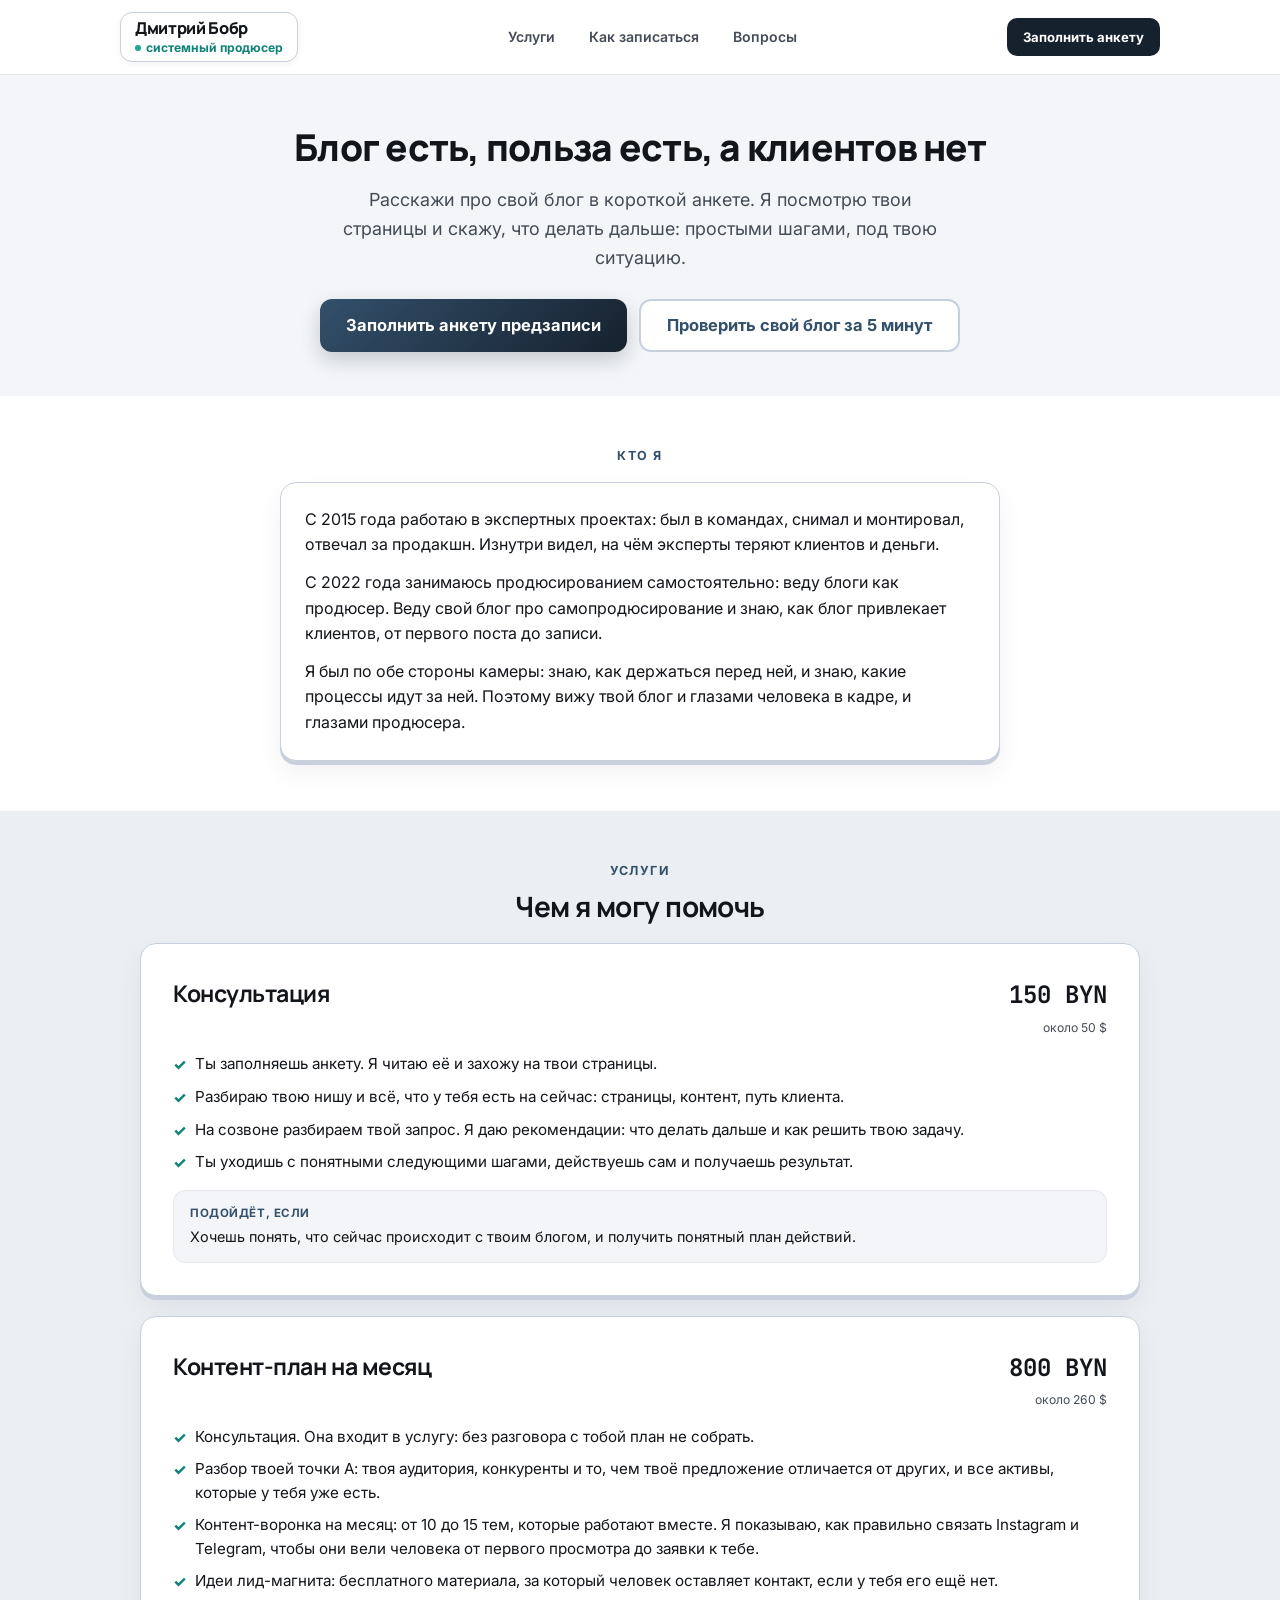
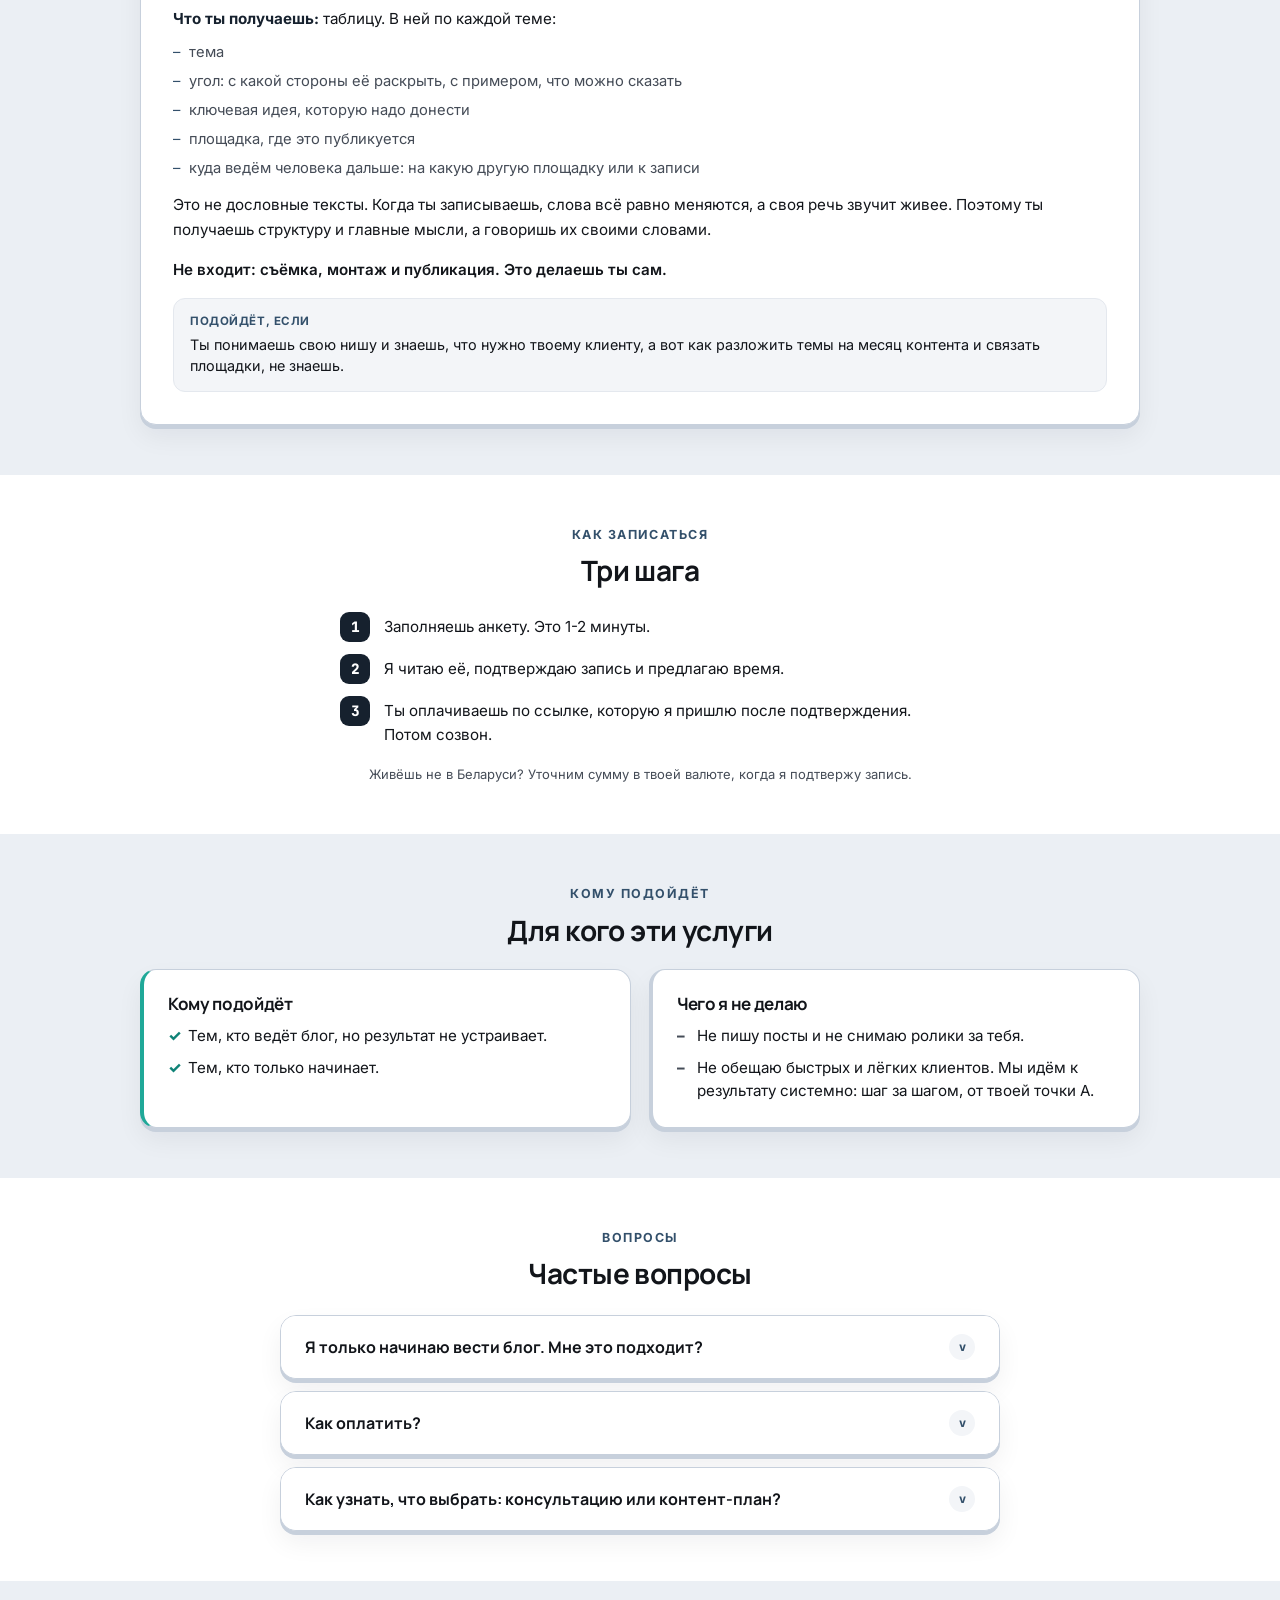
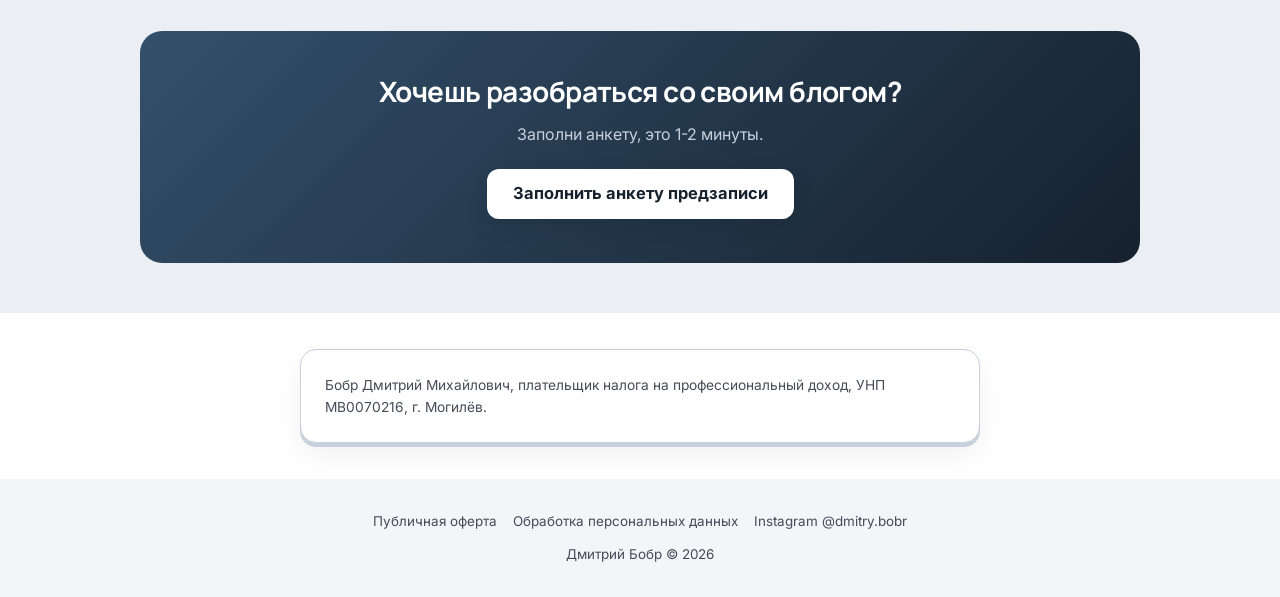
<file: сайт-услуг/index.html>
<!DOCTYPE html>
<html lang="ru">
<head>
<meta charset="UTF-8">
<meta name="viewport" content="width=device-width, initial-scale=1.0">
<title>Дмитрий Бобр: консультация и контент-план</title>
<meta name="description" content="Расскажи про свой блог в короткой анкете. Я посмотрю твои страницы и скажу, что делать дальше: простыми шагами, под твою ситуацию.">
<link rel="preconnect" href="https://fonts.googleapis.com">
<link href="https://fonts.googleapis.com/css2?family=Manrope:wght@600;700;800&family=Inter:wght@400;500;600;700&family=JetBrains+Mono:wght@600;700;800&display=swap" rel="stylesheet">
<style>
/* Эталон дизайна сайта «Запуски без команды». Шрифты: Manrope 600-800, Inter 400-700, JetBrains Mono 600-800. */
:root{
  --ink:#12151A; --muted:#454C57;
  --navy-1:#5B84A8; --navy-2:#33506B; --navy-3:#16212E;
  --surface:#FFFFFF; --bg:#F3F5F8; --line:#E4E8EE; --line-strong:#C7D0DC;
  --accent:#1FA898; --accent-text:#0F8377;
}
*{box-sizing:border-box;margin:0;padding:0;}
html{scroll-behavior:smooth;}
body{ font-family:'Inter', sans-serif; background:var(--bg); color:var(--ink); line-height:1.55; font-size:16px; -webkit-font-smoothing:antialiased; overflow-x:hidden;}
@media (max-width:640px){ body{ font-size:15px; } }
.wrap{ max-width:1040px; margin:0 auto; padding:0 20px;}
h1,h2,h3,h4{ font-family:'Manrope', sans-serif; color:var(--ink); letter-spacing:-0.02em; line-height:1.2;}
h1{ font-weight:800;}
h2,h3,h4{ font-weight:700;}
section{ padding:50px 0;}
section.on-white{ background:#fff;}
section.on-tint{ background:#EBEFF4;}
.label{ font-size:.78rem; text-transform:uppercase; letter-spacing:.12em; color:var(--navy-2); font-weight:700; margin-bottom:10px; display:block;}
.muted{ color:var(--muted);}
.btn{ display:inline-flex; align-items:center; justify-content:center; gap:8px; border-radius:12px; padding:15px 26px; font-weight:700; font-size:16px; text-decoration:none; cursor:pointer; border:none; line-height:1.2; transition:all .15s ease;}
@media (min-width:641px){ .btn{ font-size:16.5px; } }
.btn-primary{ background:linear-gradient(135deg,var(--navy-2),var(--navy-3)); color:#fff; box-shadow:0 8px 20px rgba(22,33,46,.2);}
.btn-primary:hover{ transform:translateY(-1px); box-shadow:0 12px 24px rgba(22,33,46,.28);}
.btn-outline{ background:#fff; color:var(--navy-2); border:2px solid var(--line-strong); transition:all .15s ease;}
.btn-outline:hover{ background:var(--bg); border-color:var(--navy-2);}
.card{ background:#fff; border:1.5px solid var(--line-strong); border-radius:16px; box-shadow:0 4px 0 var(--line-strong), 0 12px 26px rgba(20,22,26,.06); padding:24px;}
.prose p{ margin-bottom:14px; line-height:1.6;}
.prose p:last-child{ margin-bottom:0;}
.fine-print{ font-size:13px; color:var(--muted);}
h2.block-title{ font-size:23px; margin-bottom:8px; text-align:center;}
@media (min-width:641px){ h2.block-title{ font-size:28px; } }
.block-sub{ color:var(--muted); font-size:1em; max-width:680px; margin:0 auto 12px; line-height:1.55; text-align:center;}

/* ШАПКА */
header{ background:#fff; border-bottom:1px solid var(--line); position:sticky; top:0; z-index:30;}
.nav{ display:flex; align-items:center; justify-content:space-between; padding:12px 0; gap:16px;}
.brand-badge{ display:inline-flex; flex-direction:column; padding:6px 14px; border-radius:12px; border:1.5px solid var(--line-strong); background:#FFFFFF; box-shadow:0 2px 6px rgba(20,22,26,.05); text-decoration:none; transition:all .15s ease; line-height:1.2;}
.brand-badge:hover{ border-color:var(--navy-2); box-shadow:0 4px 12px rgba(20,22,26,.08);}
.brand-badge .b-name{ font-family:'Manrope', sans-serif; font-weight:800; font-size:1.02rem; color:var(--ink); letter-spacing:-0.02em;}
.brand-badge .b-author{ font-family:'Inter',sans-serif; font-size:.76rem; font-weight:700; color:var(--accent-text); display:flex; align-items:center; gap:5px; margin-top:2px;}
.brand-badge .b-author::before{ content:''; width:6px; height:6px; border-radius:50%; background:var(--accent); display:inline-block;}
.nav .links{ display:flex; gap:8px; font-size:.88rem; font-weight:600; color:var(--muted); flex-wrap:wrap; align-items:center;}
.nav .links a{ color:var(--muted); text-decoration:none; padding:7px 12px; border-radius:10px; border:1px solid transparent; transition:all .15s ease;}
.nav .links a:hover{ color:var(--ink); background:var(--bg); border-color:var(--line-strong);}
.nav-btn{ background:var(--navy-3); color:#fff; font-size:.82rem; font-weight:700; padding:9px 16px; border-radius:10px; text-decoration:none; flex-shrink:0; transition:all .15s ease;}
.nav-btn:hover{ background:var(--navy-2);}
@media (max-width:860px){ .nav .links{ display:none;} }

/* HERO */
.hero{ padding:50px 0 44px; text-align:center;}
.hero h1{ font-size:27px; max-width:760px; margin:0 auto 16px; line-height:1.22;}
@media (min-width:641px){ .hero h1{ font-size:37px; } }
.hero .sub{ font-size:16px; color:var(--muted); max-width:620px; margin:0 auto 26px; line-height:1.6;}
@media (min-width:641px){ .hero .sub{ font-size:18px; } }
.hero .ctas{ display:flex; gap:12px; justify-content:center; flex-wrap:wrap;}

/* КТО Я */
.about-card p{ margin-bottom:12px; line-height:1.6;}
.about-card p:last-child{ margin-bottom:0;}

/* УСЛУГИ */
.service-card{ margin-top:20px; padding:26px;}
@media (min-width:641px){ .service-card{ padding:32px; } }
.service-head{ display:flex; justify-content:space-between; align-items:flex-start; gap:14px; flex-wrap:wrap; margin-bottom:6px;}
.service-price{ text-align:right;}
.service-price b{ font-size:1.5rem; font-family:'JetBrains Mono',monospace; color:var(--ink); display:block;}
.service-price span{ font-size:.76rem; color:var(--muted);}
.service-card h3{ font-size:20px; margin-top:4px;}
@media (min-width:641px){ .service-card h3{ font-size:23px; } }
.service-list{ list-style:none; margin-top:14px; display:flex; flex-direction:column; gap:9px;}
.service-list li{ font-size:.95em; padding-left:22px; position:relative; line-height:1.55;}
.service-list li::before{ content:'\2713'; position:absolute; left:0; top:1px; color:var(--accent-text); font-weight:800;}
.service-sub{ font-size:.95em; margin-top:14px; line-height:1.6;}
.service-sub strong{ color:var(--navy-3);}
.service-fit{ background:var(--bg); border:1px solid var(--line); border-radius:12px; padding:14px 16px; margin-top:16px; font-size:.9em; line-height:1.5;}
.service-fit b{ display:block; font-size:.72rem; text-transform:uppercase; letter-spacing:.05em; color:var(--navy-2); margin-bottom:4px;}
.table-cols{ list-style:none; margin-top:10px; display:flex; flex-direction:column; gap:6px;}
.table-cols li{ font-size:.92em; padding-left:16px; position:relative; color:var(--muted);}
.table-cols li::before{ content:'\2013'; position:absolute; left:0; color:var(--navy-2);}
.not-included{ margin-top:16px; font-size:.95em; color:var(--ink); font-weight:600;}

/* КАК ЗАПИСАТЬСЯ */
.steps-list{ margin-top:24px; display:flex; flex-direction:column; gap:12px;}
.step-item{ display:flex; align-items:flex-start; gap:14px;}
.step-item .num{ display:inline-flex; align-items:center; justify-content:center; width:30px; height:30px; border-radius:9px; background:var(--navy-3); color:#fff; font-family:'JetBrains Mono',monospace; font-weight:800; font-size:.9rem; flex-shrink:0;}
.step-item p{ font-size:.95em; line-height:1.55; padding-top:3px;}

/* КОМУ ПОДОЙДЁТ */
.fit-grid{ display:grid; grid-template-columns:1fr 1fr; gap:18px; margin-top:22px;}
@media (max-width:768px){ .fit-grid{ grid-template-columns:1fr;} }
.fit-card.yes{ border-left:4px solid var(--accent);}
.fit-card.no{ border-left:4px solid var(--line-strong);}
.fit-card ul{ list-style:none; display:flex; flex-direction:column; gap:10px;}
.fit-card li{ font-size:.95em; color:var(--ink); padding-left:20px; position:relative; line-height:1.5;}
.fit-card.yes li::before{ content:'\2713'; position:absolute; left:0; color:var(--accent-text); font-weight:800;}
.fit-card.no li::before{ content:'\2013'; position:absolute; left:0; color:var(--muted); font-weight:800;}

/* FAQ */
.faq-list{ max-width:720px; margin:24px auto 0; display:flex; flex-direction:column; gap:12px;}
.faq-accordion{ background:#fff; border:1.5px solid var(--line-strong); border-radius:16px; padding:0!important; margin:0!important; overflow:hidden; box-shadow:0 4px 0 var(--line-strong), 0 12px 26px rgba(20,22,26,.06); transition:all .15s ease;}
.faq-accordion[open]{ border-color:var(--navy-2); box-shadow:0 4px 0 var(--navy-2), 0 14px 30px rgba(22,33,46,.1);}
.faq-accordion summary{ padding:18px 24px; cursor:pointer; display:flex; justify-content:space-between; align-items:center; font-family:'Manrope', sans-serif; font-size:1rem; font-weight:700; color:var(--ink); list-style:none; user-select:none; gap:14px; background:#fff; line-height:1.4; transition:background .15s ease, color .15s ease;}
.faq-accordion summary::-webkit-details-marker{ display:none;}
.faq-accordion[open] summary{ background:#EFF3F7; border-bottom:1px solid var(--line); color:var(--navy-3);}
.faq-accordion summary .faq-arrow{ display:inline-flex; align-items:center; justify-content:center; width:26px; height:26px; border-radius:50%; background:var(--bg); color:var(--navy-2); font-family:'JetBrains Mono', monospace; font-weight:800; font-size:.74rem; flex-shrink:0; transition:transform .2s ease, background .2s ease, color .2s ease;}
.faq-accordion[open] summary .faq-arrow{ transform:rotate(180deg); background:var(--accent); color:#fff;}
.faq-accordion .faq-content{ padding:4px 24px 22px; font-size:.95em; color:var(--ink); line-height:1.6; background:#FFFFFF;}
.faq-accordion .faq-content p{ margin:0;}

/* ФИНАЛЬНЫЙ ПРИЗЫВ */
.final-cta{ text-align:center; background:linear-gradient(135deg,var(--navy-2),var(--navy-3)); border-radius:22px; padding:44px 28px; color:#fff;}
.final-cta h2{ color:#fff; margin-bottom:14px; font-size:23px;}
@media (min-width:641px){ .final-cta h2{ font-size:28px; } }
.final-cta .btn-primary{ background:#fff; color:var(--navy-3);}
.final-cta .btn-primary:hover{ background:var(--bg);}

/* РЕКВИЗИТЫ И ПОДВАЛ */
.legal-card{ font-size:.86em; color:var(--muted); line-height:1.6;}
footer{ padding:32px 0; text-align:center; color:var(--muted); font-size:.84em;}
footer .flinks{ display:flex; gap:16px; justify-content:center; margin-bottom:12px; flex-wrap:wrap;}
footer a{ color:var(--muted); text-decoration:none; transition:color .15s ease;}
footer a:hover{ color:var(--navy-3);}
</style>
</head>
<body>

<header>
  <div class="wrap nav">
    <a href="#top" class="brand-badge">
      <span class="b-name">Дмитрий Бобр</span>
      <span class="b-author">системный продюсер</span>
    </a>
    <nav class="links">
      <a href="#services">Услуги</a>
      <a href="#signup">Как записаться</a>
      <a href="#faq">Вопросы</a>
    </nav>
    <a href="https://docs.google.com/forms/d/e/1FAIpQLSdcLmS_Oh9KG2ejggivdCOJJdHtJfhRKL95vkcm1EvlU8W1Ug/viewform" target="_blank" class="nav-btn">Заполнить анкету</a>
  </div>
</header>

<section class="hero" id="top">
  <div class="wrap">
    <h1>Блог есть, польза есть, а клиентов нет</h1>
    <p class="sub">Расскажи про свой блог в короткой анкете. Я посмотрю твои страницы и скажу, что делать дальше: простыми шагами, под твою ситуацию.</p>
    <div class="ctas">
      <a href="https://docs.google.com/forms/d/e/1FAIpQLSdcLmS_Oh9KG2ejggivdCOJJdHtJfhRKL95vkcm1EvlU8W1Ug/viewform" target="_blank" class="btn btn-primary">Заполнить анкету предзаписи</a>
      <a href="https://dmitrybobr89.github.io/bobr-carousels/audit.html" target="_blank" class="btn btn-outline">Проверить свой блог за 5 минут</a>
    </div>
  </div>
</section>

<section class="on-white">
  <div class="wrap">
    <span class="label" style="text-align:center;display:block;">Кто я</span>
    <div class="card about-card prose" style="max-width:720px;margin:16px auto 0;">
      <p>С 2015 года работаю в экспертных проектах: был в командах, снимал и монтировал, отвечал за продакшн. Изнутри видел, на чём эксперты теряют клиентов и деньги.</p>
      <p>С 2022 года занимаюсь продюсированием самостоятельно: веду блоги как продюсер. Веду свой блог про самопродюсирование и знаю, как блог привлекает клиентов, от первого поста до записи.</p>
      <p>Я был по обе стороны камеры: знаю, как держаться перед ней, и знаю, какие процессы идут за ней. Поэтому вижу твой блог и глазами человека в кадре, и глазами продюсера.</p>
    </div>
  </div>
</section>

<section class="on-tint" id="services">
  <div class="wrap">
    <span class="label" style="text-align:center;display:block;">Услуги</span>
    <h2 class="block-title">Чем я могу помочь</h2>

    <div class="card service-card">
      <div class="service-head">
        <h3>Консультация</h3>
        <div class="service-price"><b>150 BYN</b><span>около 50 $</span></div>
      </div>
      <ul class="service-list">
        <li>Ты заполняешь анкету. Я читаю её и захожу на твои страницы.</li>
        <li>Разбираю твою нишу и всё, что у тебя есть на сейчас: страницы, контент, путь клиента.</li>
        <li>На созвоне разбираем твой запрос. Я даю рекомендации: что делать дальше и как решить твою задачу.</li>
        <li>Ты уходишь с понятными следующими шагами, действуешь сам и получаешь результат.</li>
      </ul>
      <div class="service-fit">
        <b>Подойдёт, если</b>
        Хочешь понять, что сейчас происходит с твоим блогом, и получить понятный план действий.
      </div>
    </div>

    <div class="card service-card">
      <div class="service-head">
        <h3>Контент-план на месяц</h3>
        <div class="service-price"><b>800 BYN</b><span>около 260 $</span></div>
      </div>
      <ul class="service-list">
        <li>Консультация. Она входит в услугу: без разговора с тобой план не собрать.</li>
        <li>Разбор твоей точки А: твоя аудитория, конкуренты и то, чем твоё предложение отличается от других, и все активы, которые у тебя уже есть.</li>
        <li>Контент-воронка на месяц: от 10 до 15 тем, которые работают вместе. Я показываю, как правильно связать Instagram и Telegram, чтобы они вели человека от первого просмотра до заявки к тебе.</li>
        <li>Идеи лид-магнита: бесплатного материала, за который человек оставляет контакт, если у тебя его ещё нет.</li>
      </ul>
      <p class="service-sub"><strong>Что ты получаешь:</strong> таблицу. В ней по каждой теме:</p>
      <ul class="table-cols">
        <li>тема</li>
        <li>угол: с какой стороны её раскрыть, с примером, что можно сказать</li>
        <li>ключевая идея, которую надо донести</li>
        <li>площадка, где это публикуется</li>
        <li>куда ведём человека дальше: на какую другую площадку или к записи</li>
      </ul>
      <p class="service-sub">Это не дословные тексты. Когда ты записываешь, слова всё равно меняются, а своя речь звучит живее. Поэтому ты получаешь структуру и главные мысли, а говоришь их своими словами.</p>
      <p class="not-included">Не входит: съёмка, монтаж и публикация. Это делаешь ты сам.</p>
      <div class="service-fit">
        <b>Подойдёт, если</b>
        Ты понимаешь свою нишу и знаешь, что нужно твоему клиенту, а вот как разложить темы на месяц контента и связать площадки, не знаешь.
      </div>
    </div>
  </div>
</section>

<section class="on-white" id="signup">
  <div class="wrap" style="max-width:640px;">
    <span class="label" style="text-align:center;display:block;">Как записаться</span>
    <h2 class="block-title">Три шага</h2>
    <div class="steps-list">
      <div class="step-item"><span class="num">1</span><p>Заполняешь анкету. Это 1-2 минуты.</p></div>
      <div class="step-item"><span class="num">2</span><p>Я читаю её, подтверждаю запись и предлагаю время.</p></div>
      <div class="step-item"><span class="num">3</span><p>Ты оплачиваешь по ссылке, которую я пришлю после подтверждения. Потом созвон.</p></div>
    </div>
    <p class="fine-print" style="margin-top:18px;text-align:center;">Живёшь не в Беларуси? Уточним сумму в твоей валюте, когда я подтвержу запись.</p>
  </div>
</section>

<section class="on-tint">
  <div class="wrap">
    <span class="label" style="text-align:center;display:block;">Кому подойдёт</span>
    <h2 class="block-title">Для кого эти услуги</h2>
    <div class="fit-grid">
      <div class="card fit-card yes">
        <h3 style="font-size:17px;margin-bottom:10px;">Кому подойдёт</h3>
        <ul>
          <li>Тем, кто ведёт блог, но результат не устраивает.</li>
          <li>Тем, кто только начинает.</li>
        </ul>
      </div>
      <div class="card fit-card no">
        <h3 style="font-size:17px;margin-bottom:10px;">Чего я не делаю</h3>
        <ul>
          <li>Не пишу посты и не снимаю ролики за тебя.</li>
          <li>Не обещаю быстрых и лёгких клиентов. Мы идём к результату системно: шаг за шагом, от твоей точки А.</li>
        </ul>
      </div>
    </div>
  </div>
</section>

<section class="on-white" id="faq">
  <div class="wrap" style="max-width:760px;">
    <span class="label" style="text-align:center;display:block;">Вопросы</span>
    <h2 class="block-title">Частые вопросы</h2>
    <div class="faq-list">
      <details class="faq-accordion">
        <summary><span>Я только начинаю вести блог. Мне это подходит?</span><span class="faq-arrow">v</span></summary>
        <div class="faq-content"><p>Да. Мы отталкиваемся от твоей точки А, то есть от того, где ты сейчас. Если блог только начался, начнём с основного: кто твоя аудитория, чем ты помогаешь и как это объяснить людям.</p></div>
      </details>
      <details class="faq-accordion">
        <summary><span>Как оплатить?</span><span class="faq-arrow">v</span></summary>
        <div class="faq-content"><p>Платить на сайте не нужно. Заполняешь анкету, я напишу тебе, подтвержу запись и пришлю ссылку на оплату.</p></div>
      </details>
      <details class="faq-accordion">
        <summary><span>Как узнать, что выбрать: консультацию или контент-план?</span><span class="faq-arrow">v</span></summary>
        <div class="faq-content"><p>Если нужен один разговор и понятные следующие шаги, бери консультацию. Если нужен готовый план на месяц, бери контент-план: консультация уже внутри.</p></div>
      </details>
    </div>
  </div>
</section>

<section class="on-tint">
  <div class="wrap">
    <div class="final-cta">
      <h2>Хочешь разобраться со своим блогом?</h2>
      <p style="color:#C7D0DC;margin-bottom:22px;">Заполни анкету, это 1-2 минуты.</p>
      <a href="https://docs.google.com/forms/d/e/1FAIpQLSdcLmS_Oh9KG2ejggivdCOJJdHtJfhRKL95vkcm1EvlU8W1Ug/viewform" target="_blank" class="btn btn-primary">Заполнить анкету предзаписи</a>
    </div>
  </div>
</section>

<section class="on-white" style="padding:36px 0;">
  <div class="wrap" style="max-width:720px;">
    <div class="card legal-card">
      <p>Бобр Дмитрий Михайлович, плательщик налога на профессиональный доход, УНП MB0070216, г. Могилёв.</p>
    </div>
  </div>
</section>

<footer>
  <div class="wrap">
    <div class="flinks">
      <a href="/oferta.html">Публичная оферта</a>
      <a href="/privacy.html">Обработка персональных данных</a>
      <a href="https://www.instagram.com/dmitry.bobr/" target="_blank">Instagram @dmitry.bobr</a>
    </div>
    <div>Дмитрий Бобр © 2026</div>
  </div>
</footer>

</body>
</html>
</file>
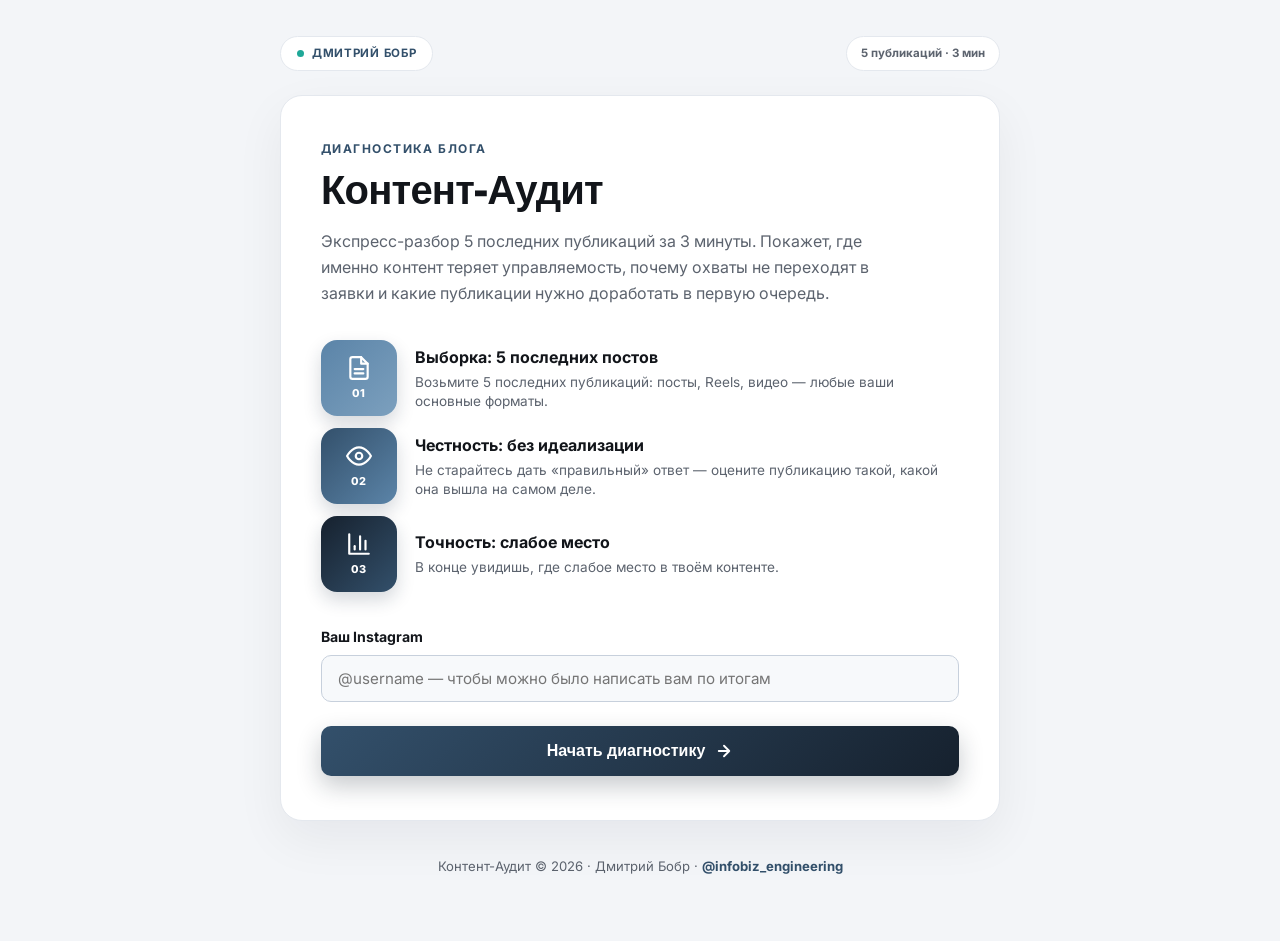
<file: сайт/audit.html>
<!DOCTYPE html>
<html lang="ru">
<head>
  <meta charset="UTF-8">
  <meta name="viewport" content="width=device-width, initial-scale=1.0">
  <title>Контент-Аудит | Экспресс-разбор 5 публикаций</title>
  <link rel="preconnect" href="https://fonts.googleapis.com">
  <link rel="preconnect" href="https://fonts.gstatic.com" crossorigin>
  <link href="https://fonts.googleapis.com/css2?family=Bricolage+Grotesque:wght@500;600;700;800&family=Inter:wght@400;500;600;700&family=JetBrains+Mono:wght@600;700;800&display=swap" rel="stylesheet">
  <style>
    :root {
      --ink:#12151A;
      --muted:#5C636E;
      --navy-1:#5B84A8;
      --navy-2:#33506B;
      --navy-3:#16212E;
      --surface:#FFFFFF;
      --bg:#F3F5F8;
      --line:#E4E8EE;
      --line-strong:#C7D0DC;

      --accent:#1FA898;
      --accent-text:#0F8377;

      --good-bg:#E8F7ED; --good-text:#166534; --good-line:#A7F3D0;
      --mid-bg:#FDF1DA; --mid-text:#9C6B08; --mid-line:#F0DBA0;
      --bad-bg:#F2ECEC; --bad-text:#6B2E2E; --bad-line:#D9C4C4;

      --radius-sm: 10px;
      --radius-md: 16px;
      --radius-lg: 22px;
      --radius-pill: 9999px;
    }

    * { box-sizing: border-box; margin: 0; padding: 0; }

    body {
      font-family: 'Inter', -apple-system, BlinkMacSystemFont, 'Segoe UI', Roboto, sans-serif;
      background: var(--bg);
      color: var(--ink);
      min-height: 100vh;
      display: flex;
      flex-direction: column;
      line-height: 1.5;
      -webkit-font-smoothing: antialiased;
    }

    .container { width: 100%; max-width: 760px; margin: 0 auto; padding: 36px 20px 64px; flex: 1; }

    .header-bar { display: flex; align-items: center; justify-content: space-between; margin-bottom: 24px; }

    .brand-tag { display: inline-flex; align-items: center; gap: 8px; padding: 8px 16px; background: #fff; border: 1.5px solid var(--line); border-radius: var(--radius-pill); font-size: .72rem; font-weight: 700; letter-spacing: .06em; text-transform: uppercase; color: var(--navy-2); }
    .brand-tag .dot { width: 7px; height: 7px; border-radius: 50%; background: var(--accent); }
    .meta-tag { font-size: .72rem; font-weight: 700; color: var(--muted); background: #fff; padding: 8px 14px; border-radius: var(--radius-pill); border: 1.5px solid var(--line); }

    .card { background: var(--surface); border: 1px solid var(--line); border-radius: var(--radius-lg); box-shadow: 0 18px 50px rgba(20,22,26,0.06); padding: 44px 40px; position: relative; }
    @media (max-width: 640px) { .card { padding: 26px 20px; border-radius: var(--radius-md); } }

    .fade-in { animation: fadeSlideUp 0.28s cubic-bezier(0.16,1,0.3,1) forwards; }
    @keyframes fadeSlideUp { from { opacity:0; transform:translateY(8px);} to { opacity:1; transform:translateY(0);} }

    .section-label { font-size: .75rem; text-transform: uppercase; letter-spacing: .12em; color: var(--navy-2); font-weight: 700; margin-bottom: 12px; display: block; }
    .hero-title { font-family: 'Bricolage Grotesque', sans-serif; font-size: 2.5rem; font-weight: 800; letter-spacing: -0.02em; color: var(--ink); line-height: 1.08; margin-bottom: 16px; }
    .hero-subtitle { font-size: 1rem; color: var(--muted); margin-bottom: 34px; line-height: 1.6; max-width: 580px; }

    /* Intro steps */
    .steps-stack { display: flex; flex-direction: column; gap: 12px; margin-bottom: 34px; }
    .step-row { display: flex; align-items: center; gap: 18px; }
    .step-badge { width: 76px; height: 76px; border-radius: 16px; flex-shrink: 0; display: flex; flex-direction: column; align-items: center; justify-content: center; color: #fff; box-shadow: 0 8px 18px rgba(20,40,60,0.18); }
    .step-badge svg { width: 26px; height: 26px; margin-bottom: 4px; }
    .step-badge .num { font-size: .68rem; font-weight: 800; letter-spacing: .04em; }
    .step-row:nth-child(1) .step-badge { background: linear-gradient(135deg, var(--navy-1), #7CA0BE); }
    .step-row:nth-child(2) .step-badge { background: linear-gradient(135deg, var(--navy-2), var(--navy-1)); }
    .step-row:nth-child(3) .step-badge { background: linear-gradient(135deg, var(--navy-3), var(--navy-2)); }
    .step-text h4 { font-size: 1rem; font-weight: 700; margin-bottom: 4px; color: var(--ink); }
    .step-text p { font-size: .85rem; color: var(--muted); line-height: 1.45; }
    @media (max-width: 480px) { .step-row { align-items: flex-start; } .step-badge { width: 56px; height: 56px; border-radius: 12px;} .step-badge svg{ width:20px; height:20px;} }

    .btn-primary { display: inline-flex; align-items: center; justify-content: center; gap: 10px; width: 100%; background: linear-gradient(135deg, var(--navy-2), var(--navy-3)); color: #fff; border: none; border-radius: var(--radius-sm); padding: 16px 24px; font-size: 1rem; font-weight: 800; cursor: pointer; box-shadow: 0 10px 24px rgba(22,33,46,0.24); transition: transform .15s ease; }
    .btn-primary:hover { transform: translateY(-1px); }
    .btn-primary:active { transform: scale(0.98); }
    .btn-primary:disabled { opacity: .5; cursor: not-allowed; transform: none; }

    .btn-secondary { display: inline-flex; align-items: center; justify-content: center; gap: 8px; background: #fff; color: var(--muted); border: 1.5px solid var(--line-strong); border-radius: var(--radius-sm); padding: 14px 20px; font-size: .92rem; font-weight: 700; cursor: pointer; }
    .btn-secondary:hover { color: var(--ink); border-color: var(--navy-1); }

    .footer-note { text-align: center; margin-top: 36px; font-size: .82rem; color: var(--muted); }
    .footer-note a { color: var(--navy-2); text-decoration: none; font-weight: 700; }
    .footer-note a:hover { text-decoration: underline; }

    /* Wizard */
    .progress-wrapper { margin-bottom: 28px; }
    .progress-meta { display: flex; justify-content: space-between; font-size: .86rem; font-weight: 700; color: var(--muted); margin-bottom: 8px; }
    .progress-meta .num { color: var(--navy-2); font-weight: 800; }
    .progress-track { width: 100%; height: 8px; background: #EEF1F5; border: 1px solid var(--line); border-radius: var(--radius-pill); overflow: hidden; }
    .progress-fill { height: 100%; background: linear-gradient(90deg, var(--navy-1), var(--navy-3)); border-radius: var(--radius-pill); transition: width .4s cubic-bezier(0.34,1.3,0.64,1); }

    .step-header { margin-bottom: 22px; padding-bottom: 16px; border-bottom: 1.5px solid var(--line); display: flex; align-items: center; gap: 12px; }
    .post-badge { background: linear-gradient(135deg, var(--navy-2), var(--navy-3)); color: #fff; font-size: .8rem; font-weight: 800; padding: 6px 14px; border-radius: var(--radius-pill); }
    .step-header h2 { font-family: 'Bricolage Grotesque', sans-serif; font-size: 1.4rem; font-weight: 800; color: var(--ink); }

    .form-group { margin-bottom: 24px; }
    .form-label { display: block; font-size: .88rem; font-weight: 700; color: var(--ink); margin-bottom: 8px; }
    .text-input { width: 100%; padding: 13px 16px; font-family: inherit; font-size: .95rem; border: 1.5px solid var(--line-strong); border-radius: var(--radius-sm); background: #F7F9FB; color: var(--ink); transition: all .15s; }
    .text-input:focus { outline: none; background: #fff; border-color: var(--navy-1); box-shadow: 0 0 0 3px rgba(91,132,168,0.18); }

    .criterion-card { background: #F9FAFC; border: 1.5px solid var(--line); border-radius: var(--radius-md); padding: 20px; margin-bottom: 16px; transition: all .15s ease; }
    .criterion-card.is-answered { border-color: var(--navy-1); background: #fff; }
    .criterion-title { font-size: 1.02rem; font-weight: 800; color: var(--ink); margin-bottom: 4px; }
    .criterion-q { font-size: .95rem; font-weight: 600; color: var(--ink); margin-bottom: 4px; }
    .criterion-help { font-size: .85rem; color: var(--muted); margin-bottom: 14px; line-height: 1.5; }
    .criterion-help.help-collapsed { display: none; }

    .answers-row { display: grid; grid-template-columns: repeat(2,1fr); gap: 10px; }
    @media (max-width: 480px) { .answers-row { grid-template-columns: 1fr; gap: 8px; } }
    .answer-btn { display: flex; align-items: center; justify-content: space-between; background: #fff; border: 1.5px solid var(--line-strong); border-radius: var(--radius-sm); padding: 13px 16px; font-size: .88rem; font-weight: 700; color: var(--ink); cursor: pointer; text-align: left; box-shadow: 0 2px 6px rgba(20,30,45,0.06); transition: all .15s ease; user-select: none; }
    .answer-btn:hover { border-color: var(--navy-1); transform: translateY(-1px); }
    .answer-btn .btn-indicator { width: 13px; height: 13px; border-radius: 50%; border: 2px solid var(--line-strong); margin-left: 8px; flex-shrink: 0; }
    .answer-btn.selected { background: linear-gradient(135deg, var(--navy-2), var(--navy-3)); border-color: var(--navy-3); color: #fff; box-shadow: 0 6px 16px rgba(22,33,46,0.28); }
    .answer-btn.selected .btn-indicator { border-color: #fff; background: #fff; }

    .actions-bar { display: flex; gap: 12px; margin-top: 28px; }
    .actions-bar .btn-primary { flex: 1; }

    /* Results */
    .result-hero { text-align: center; padding-bottom: 28px; border-bottom: 1.5px solid var(--line); margin-bottom: 28px; }
    .result-score-circle { display: inline-flex; flex-direction: column; align-items: center; justify-content: center; width: 140px; height: 140px; border-radius: 50%; background: #fff; border: 5px solid var(--accent); margin-bottom: 16px; box-shadow: 0 10px 26px rgba(20,22,26,0.1); }
    .result-score-val { font-family: 'JetBrains Mono', monospace; font-size: 2.7rem; font-weight: 800; color: var(--accent-text); line-height: 1; }
    .result-score-max { font-size: .76rem; font-weight: 800; color: var(--muted); text-transform: uppercase; letter-spacing: .06em; margin-top: 4px; }
    .result-status-title { font-family: 'Bricolage Grotesque', sans-serif; font-size: 1.5rem; font-weight: 800; color: var(--ink); margin-bottom: 8px; }
    .result-status-desc { font-size: .95rem; color: var(--muted); max-width: 540px; margin: 0 auto; line-height: 1.55; }
    .result-disclaimer { font-size: .76rem; color: #9AA1AB; margin-top: 10px; }

    .stat-cards-grid { display: grid; grid-template-columns: repeat(2,1fr); gap: 16px; margin-bottom: 28px; }
    @media (max-width: 640px) { .stat-cards-grid { grid-template-columns: 1fr; } }
    .stat-cards-grid.stat-cards-single { grid-template-columns: 1fr; }
    .stat-card { background: #F9FAFC; border: 1.5px solid var(--line); border-radius: var(--radius-md); padding: 20px; }
    .stat-card-label { font-size: .78rem; font-weight: 800; color: var(--muted); text-transform: uppercase; letter-spacing: .05em; margin-bottom: 8px; }
    .stat-card-val { font-family: 'JetBrains Mono', monospace; font-size: 1.8rem; font-weight: 800; color: var(--bad-text); }
    .stat-card-sub { font-size: .78rem; color: var(--muted); margin-top: 4px; }

    .leak-box { background: #fff; border: 1.5px solid var(--line-strong); border-left: 6px solid var(--accent); border-radius: 14px; padding: 22px 24px; margin-bottom: 28px; }
    .leak-badge { display: inline-block; font-size: .7rem; font-weight: 800; text-transform: uppercase; letter-spacing: .07em; color: var(--accent-text); background: rgba(31,168,152,0.14); padding: 4px 12px; border-radius: var(--radius-pill); margin-bottom: 10px; }
    .leak-title { font-size: 1.1rem; font-weight: 800; color: var(--ink); margin-bottom: 8px; }
    .leak-desc { font-size: .9rem; color: var(--muted); line-height: 1.5; }

    .criteria-breakdown { margin-bottom: 30px; }
    .criteria-breakdown h3 { font-size: 1.1rem; font-weight: 800; color: var(--ink); margin-bottom: 16px; }
    .crit-bar-row { margin-bottom: 14px; }
    .crit-bar-meta { display: flex; justify-content: space-between; font-size: .85rem; font-weight: 700; margin-bottom: 6px; }
    .crit-bar-meta span.score { font-family: 'JetBrains Mono', monospace; color: var(--accent-text); font-weight: 800; }
    .crit-bar-track { width: 100%; height: 8px; background: #EEF1F5; border: 1px solid var(--line); border-radius: var(--radius-pill); overflow: hidden; }
    .crit-bar-fill { height: 100%; background: var(--accent); border-radius: var(--radius-pill); transition: width .7s cubic-bezier(0.16,1,0.3,1); }

    .posts-summary-list h3 { font-size: 1.1rem; font-weight: 800; color: var(--ink); margin-bottom: 14px; }
    .post-summary-card { display: flex; justify-content: space-between; align-items: center; gap: 16px; padding: 14px 18px; background: #F9FAFC; border: 1.5px solid var(--line); border-radius: 12px; margin-bottom: 10px; }
    @media (max-width: 640px) {
      .post-summary-card { flex-direction: column; align-items: flex-start; }
      .post-summary-badge { align-self: flex-start; }
    }
    .post-summary-info h5 { font-size: .92rem; font-weight: 800; color: var(--ink); }
    .post-summary-info p { font-size: .78rem; color: var(--muted); font-weight: 600; }
    .post-summary-info .weak-note { font-size: .8rem; color: var(--bad-text); font-weight: 700; margin-top: 4px; }
    .post-summary-info .weak-tip { font-size: .78rem; color: var(--muted); font-weight: 500; margin-top: 3px; line-height: 1.4; }
    .post-summary-badge { font-family: 'JetBrains Mono', monospace; font-size: .8rem; font-weight: 800; padding: 5px 12px; border-radius: var(--radius-pill); white-space: nowrap; }
    .post-summary-badge.good { background: var(--good-bg); color: var(--good-text); border: 1.5px solid var(--good-line); }
    .post-summary-badge.medium { background: var(--mid-bg); color: var(--mid-text); border: 1.5px solid var(--mid-line); }
    .post-summary-badge.poor { background: var(--bad-bg); color: var(--bad-text); border: 1.5px solid var(--bad-line); }

    .bridge-card { background: #F9FAFC; border: 1.5px solid var(--line); border-radius: var(--radius-md); padding: 28px; text-align: center; margin-bottom: 24px; margin-top: 8px; }
    .bridge-options { list-style: none; padding: 0; margin: 0 0 20px; text-align: left; }
    .bridge-options > li { padding: 16px 18px; background: #fff; border: 1.5px solid var(--line); border-radius: 12px; margin-bottom: 10px; font-size: .9rem; color: var(--muted); line-height: 1.55; }
    .bridge-options .opt-head { display: flex; justify-content: space-between; align-items: baseline; gap: 12px; margin-bottom: 8px; }
    .bridge-options .opt-name { font-weight: 800; font-size: 1rem; color: var(--ink); }
    .bridge-options .opt-price { font-family: 'JetBrains Mono', monospace; font-weight: 800; font-size: .9rem; color: var(--ink); white-space: nowrap; }
    .bridge-options .opt-list { list-style: none; padding: 0; margin: 0 0 8px; }
    .bridge-options .opt-list li { position: relative; padding-left: 16px; margin-bottom: 4px; }
    .bridge-options .opt-list li::before { content: '-'; position: absolute; left: 0; font-weight: 800; color: var(--ink); }
    .bridge-options .opt-fit { margin: 0; font-size: .88rem; color: var(--ink); }
    .bridge-card h4 { font-size: 1.15rem; font-weight: 800; color: var(--ink); margin-bottom: 8px; }
    .bridge-card p { font-size: .9rem; color: var(--muted); margin-bottom: 20px; line-height: 1.55; }

    .result-buttons { display: flex; flex-direction: column; gap: 12px; }

    .hidden { display: none !important; }

    /* Toast (замена alert) */
    .toast { position: fixed; left: 50%; bottom: 28px; transform: translate(-50%, 12px); background: var(--navy-3); color: #fff; padding: 13px 22px; border-radius: var(--radius-sm); font-size: .9rem; font-weight: 700; box-shadow: 0 12px 30px rgba(0,0,0,0.25); opacity: 0; pointer-events: none; transition: all .25s ease; z-index: 50; text-align:center; max-width: 90vw; }
    .toast.show { opacity: 1; transform: translate(-50%, 0); }

    @media print {
      body { background: #fff; }
      .header-bar, .btn-secondary, .result-buttons, .bridge-card, #btn-restart, #btn-copy-result, #btn-download-pdf { display: none !important; }
      .card { box-shadow: none; border: none; padding: 0; }
      .container { padding: 0; max-width: 100%; }
    }
  </style>
</head>
<body>

  <div class="container">
    <div class="header-bar">
      <div class="brand-tag"><span class="dot"></span><span>Дмитрий Бобр</span></div>
      <div class="meta-tag">5 публикаций · 3 мин</div>
    </div>

    <div class="card" id="main-card">

      <!-- SCREEN 0: INTRO -->
      <div id="screen-intro" class="fade-in">
        <span class="section-label">Диагностика блога</span>
        <h1 class="hero-title">Контент-Аудит</h1>
        <p class="hero-subtitle">Экспресс-разбор 5 последних публикаций за 3 минуты. Покажет, где именно контент теряет управляемость, почему охваты не переходят в заявки и какие публикации нужно доработать в первую очередь.</p>

        <div class="steps-stack">
          <div class="step-row">
            <div class="step-badge">
              <svg viewBox="0 0 24 24" fill="none" stroke="#fff" stroke-width="2" stroke-linecap="round" stroke-linejoin="round"><path d="M14 2H6a2 2 0 0 0-2 2v16a2 2 0 0 0 2 2h12a2 2 0 0 0 2-2V8z"/><path d="M14 2v6h6"/><path d="M16 13H8"/><path d="M16 17H8"/></svg>
              <span class="num">01</span>
            </div>
            <div class="step-text"><h4>Выборка: 5 последних постов</h4><p>Возьмите 5 последних публикаций: посты, Reels, видео — любые ваши основные форматы.</p></div>
          </div>
          <div class="step-row">
            <div class="step-badge">
              <svg viewBox="0 0 24 24" fill="none" stroke="#fff" stroke-width="2" stroke-linecap="round" stroke-linejoin="round"><path d="M1 12s4-8 11-8 11 8 11 8-4 8-11 8-11-8-11-8z"/><circle cx="12" cy="12" r="3"/></svg>
              <span class="num">02</span>
            </div>
            <div class="step-text"><h4>Честность: без идеализации</h4><p>Не старайтесь дать «правильный» ответ — оцените публикацию такой, какой она вышла на самом деле.</p></div>
          </div>
          <div class="step-row">
            <div class="step-badge">
              <svg viewBox="0 0 24 24" fill="none" stroke="#fff" stroke-width="2" stroke-linecap="round" stroke-linejoin="round"><path d="M3 3v18h18"/><path d="M18 17V9"/><path d="M13 17V5"/><path d="M8 17v-3"/></svg>
              <span class="num">03</span>
            </div>
            <div class="step-text"><h4>Точность: слабое место</h4><p>В конце увидишь, где слабое место в твоём контенте.</p></div>
          </div>
        </div>

        <div class="form-group">
          <label class="form-label" for="instagram-input">Ваш Instagram</label>
          <input type="text" id="instagram-input" class="text-input" placeholder="@username — чтобы можно было написать вам по итогам">
        </div>

        <button class="btn-primary" id="btn-start">
          <span>Начать диагностику</span>
          <svg width="18" height="18" viewBox="0 0 24 24" fill="none" stroke="currentColor" stroke-width="2.5" stroke-linecap="round" stroke-linejoin="round"><path d="M5 12h14M12 5l7 7-7 7"/></svg>
        </button>
      </div>

      <!-- SCREEN 1-5: WIZARD -->
      <div id="screen-wizard" class="hidden">
        <div class="progress-wrapper">
          <div class="progress-meta">
            <span>Оценка публикации: <span class="num" id="wiz-curr-step">1</span> из 5</span>
            <span class="num" id="wiz-curr-pct">20%</span>
          </div>
          <div class="progress-track"><div class="progress-fill" id="wiz-progress-fill" style="width: 20%;"></div></div>
        </div>

        <div class="step-header">
          <span class="post-badge" id="wiz-badge">Пост #1</span>
          <h2 id="wiz-title-text">Оценка публикации</h2>
        </div>

        <div class="form-group">
          <label class="form-label" for="post-title-input">Тема или формат публикации (для себя):</label>
          <input type="text" id="post-title-input" class="text-input" placeholder="Например: Reels про ошибки в воронках, пост про оффер...">
        </div>

        <div class="criterion-card" data-crit="0">
          <div class="criterion-title">1. Задача контента</div>
          <div class="criterion-q">У этой публикации была конкретная задача?</div>
          <div class="criterion-help">Привлечь внимание, усилить доверие, прогреть, получить заявку или привести к продаже.</div>
          <div class="answers-row">
            <button class="answer-btn" data-score="2.0"><span>Да, точно</span><span class="btn-indicator"></span></button>
            <button class="answer-btn" data-score="1.5"><span>Скорее да</span><span class="btn-indicator"></span></button>
            <button class="answer-btn" data-score="0.5"><span>Скорее нет</span><span class="btn-indicator"></span></button>
            <button class="answer-btn" data-score="0.0"><span>Нет</span><span class="btn-indicator"></span></button>
          </div>
        </div>

        <div class="criterion-card" data-crit="1">
          <div class="criterion-title">2. Связь с продуктом</div>
          <div class="criterion-q">Она была связана с тем, что вы продаёте?</div>
          <div class="criterion-help">Не обязательно в лоб, но раскрывает экспертность, проблему или продукт.</div>
          <div class="answers-row">
            <button class="answer-btn" data-score="2.0"><span>Да, точно</span><span class="btn-indicator"></span></button>
            <button class="answer-btn" data-score="1.5"><span>Скорее да</span><span class="btn-indicator"></span></button>
            <button class="answer-btn" data-score="0.5"><span>Скорее нет</span><span class="btn-indicator"></span></button>
            <button class="answer-btn" data-score="0.0"><span>Нет</span><span class="btn-indicator"></span></button>
          </div>
        </div>

        <div class="criterion-card" data-crit="2">
          <div class="criterion-title">3. Сильный смысл</div>
          <div class="criterion-q">В публикации была одна понятная мысль, которую унёс человек?</div>
          <div class="criterion-help">Не каша советов, а один твёрдый законченный вывод.</div>
          <div class="answers-row">
            <button class="answer-btn" data-score="2.0"><span>Да, точно</span><span class="btn-indicator"></span></button>
            <button class="answer-btn" data-score="1.5"><span>Скорее да</span><span class="btn-indicator"></span></button>
            <button class="answer-btn" data-score="0.5"><span>Скорее нет</span><span class="btn-indicator"></span></button>
            <button class="answer-btn" data-score="0.0"><span>Нет</span><span class="btn-indicator"></span></button>
          </div>
        </div>

        <div class="criterion-card" data-crit="3">
          <div class="criterion-title">4. Логика и путь</div>
          <div class="criterion-q">Эта публикация была частью общей логики контента?</div>
          <div class="criterion-help">Продолжала предыдущие темы или вела к следующему шагу, а не висела сама по себе.</div>
          <div class="answers-row">
            <button class="answer-btn" data-score="2.0"><span>Да, точно</span><span class="btn-indicator"></span></button>
            <button class="answer-btn" data-score="1.5"><span>Скорее да</span><span class="btn-indicator"></span></button>
            <button class="answer-btn" data-score="0.5"><span>Скорее нет</span><span class="btn-indicator"></span></button>
            <button class="answer-btn" data-score="0.0"><span>Нет</span><span class="btn-indicator"></span></button>
          </div>
        </div>

        <div class="criterion-card" data-crit="4">
          <div class="criterion-title">5. Результат</div>
          <div class="criterion-q">Вы можете назвать результат, который она дала?</div>
          <div class="criterion-help">Сохранения, переходы, вопросы в Direct, заявки или продажи.</div>
          <div class="answers-row">
            <button class="answer-btn" data-score="2.0"><span>Да, точно</span><span class="btn-indicator"></span></button>
            <button class="answer-btn" data-score="1.5"><span>Скорее да</span><span class="btn-indicator"></span></button>
            <button class="answer-btn" data-score="0.5"><span>Скорее нет</span><span class="btn-indicator"></span></button>
            <button class="answer-btn" data-score="0.0"><span>Нет</span><span class="btn-indicator"></span></button>
          </div>
        </div>

        <div class="actions-bar">
          <button class="btn-secondary" id="btn-prev-step">← Назад</button>
          <button class="btn-primary" id="btn-next-step"><span id="btn-next-text">К публикации #2 →</span></button>
        </div>
      </div>

      <!-- SCREEN 6: RESULTS -->
      <div id="screen-results" class="hidden">
        <div class="result-hero">
          <div class="result-score-circle" id="res-score-circle">
            <span class="result-score-val" id="res-index-val">0</span>
            <span class="result-score-max">из 100</span>
          </div>
          <h2 class="result-status-title" id="res-status-title">Расчёт...</h2>
          <p class="result-status-desc" id="res-status-desc">Описание...</p>
          <p class="result-disclaimer">Индекс и пороги — ориентир для самопроверки, не точная метрика.</p>
        </div>

        <div class="stat-cards-grid stat-cards-single">
          <div class="stat-card">
            <div class="stat-card-label">Слабые публикации</div>
            <div class="stat-card-val" id="res-weak-count">0 / 5</div>
            <div class="stat-card-sub">Набрали менее 4.5 из 10 баллов — какие именно и что в них доработать, смотрите в разборе публикаций ниже</div>
          </div>
        </div>

        <div class="leak-box">
          <span class="leak-badge">Главное слабое место</span>
          <h3 class="leak-title" id="res-leak-title">Загрузка...</h3>
          <p class="leak-desc" id="res-leak-desc">Анализ уязвимости системы контента...</p>
        </div>

        <div class="criteria-breakdown">
          <h3>Показатели по 5 критериям</h3>
          <div class="crit-bar-row"><div class="crit-bar-meta"><span class="name">1. Задача контента</span><span class="score" id="crit-val-0">0%</span></div><div class="crit-bar-track"><div class="crit-bar-fill" id="crit-bar-0" style="width:0%;"></div></div></div>
          <div class="crit-bar-row"><div class="crit-bar-meta"><span class="name">2. Связь с продуктом</span><span class="score" id="crit-val-1">0%</span></div><div class="crit-bar-track"><div class="crit-bar-fill" id="crit-bar-1" style="width:0%;"></div></div></div>
          <div class="crit-bar-row"><div class="crit-bar-meta"><span class="name">3. Сильный смысл</span><span class="score" id="crit-val-2">0%</span></div><div class="crit-bar-track"><div class="crit-bar-fill" id="crit-bar-2" style="width:0%;"></div></div></div>
          <div class="crit-bar-row"><div class="crit-bar-meta"><span class="name">4. Логика и путь</span><span class="score" id="crit-val-3">0%</span></div><div class="crit-bar-track"><div class="crit-bar-fill" id="crit-bar-3" style="width:0%;"></div></div></div>
          <div class="crit-bar-row"><div class="crit-bar-meta"><span class="name">5. Результат</span><span class="score" id="crit-val-4">0%</span></div><div class="crit-bar-track"><div class="crit-bar-fill" id="crit-bar-4" style="width:0%;"></div></div></div>
        </div>

        <div class="posts-summary-list">
          <h3>Оценка публикаций</h3>
          <div id="posts-cards-container"></div>
        </div>

        <div class="bridge-card" id="bridge-card">
          <h4 id="res-bridge-title">Как это исправить?</h4>
          <p id="res-bridge-desc">Есть два варианта работы со мной. В анкете выберите, что вам нужно.</p>
          <ul class="bridge-options">
            <li>
              <div class="opt-head"><span class="opt-name">Консультация</span><span class="opt-price">150 BYN</span></div>
              <p class="opt-fit" style="margin-bottom:0;">Разбираем ваш блог на созвоне. Подойдёт, если хотите понять, что именно с ним происходит, и уйти с понятными следующими шагами.</p>
            </li>
            <li>
              <div class="opt-head"><span class="opt-name">Система контента</span><span class="opt-price">800 BYN</span></div>
              <ul class="opt-list">
                <li>Исследования вашей ниши, аудитории и конкурентов</li>
                <li>Контент-план на месяц: от 10 до 15 тем для ваших площадок</li>
                <li>Набор промптов, чтобы дальше выстраивать контент самостоятельно</li>
                <li>Консультация уже внутри</li>
              </ul>
              <p class="opt-fit" style="margin-bottom:0;">Подойдёт, если нужен готовый план: первый месяц у вас расписан, а дальше вы знаете, как работать с контентом самостоятельно.</p>
            </li>
          </ul>
          <a href="https://docs.google.com/forms/d/e/1FAIpQLSdcLmS_Oh9KG2ejggivdCOJJdHtJfhRKL95vkcm1EvlU8W1Ug/viewform" target="_blank" class="btn-primary" style="text-decoration:none;">
            <span>Заполнить анкету: 1-2 минуты</span>
            <svg width="18" height="18" viewBox="0 0 24 24" fill="none" stroke="currentColor" stroke-width="2.5" stroke-linecap="round" stroke-linejoin="round"><path d="M5 12h14M12 5l7 7-7 7"/></svg>
          </a>
        </div>

        <div class="result-buttons">
          <button class="btn-secondary" id="btn-download-pdf"><span>⬇ Скачать результат в PDF</span></button>
          <button class="btn-secondary" id="btn-copy-result"><span>📋 Скопировать отчёт в буфер</span></button>
          <button class="btn-secondary" id="btn-restart"><span>🔄 Пройти заново</span></button>
        </div>
      </div>

    </div>

    <div class="footer-note">Контент-Аудит © 2026 · Дмитрий Бобр · <a href="https://t.me/infobiz_engineering" target="_blank">@infobiz_engineering</a></div>
  </div>

  <div class="toast" id="toast"></div>

  <script>
    const WEBHOOK_URL = 'https://n8n.169-58-165-201.sslip.io/webhook/kontent-audit';
    const EVENTS_URL = 'https://n8n.169-58-165-201.sslip.io/webhook/kontent-audit-events';

    // Анонимный счётчик действий на странице: без ника и личных данных, ничего не меняет для человека.
    const track = (function () {
      let session = '';
      try { session = sessionStorage.getItem('ka_s') || ''; } catch (e) {}
      if (!session) {
        session = Math.random().toString(36).slice(2, 10) + Date.now().toString(36).slice(-4);
        try { sessionStorage.setItem('ka_s', session); } catch (e) {}
      }
      const q = new URLSearchParams(location.search);
      const ua = navigator.userAgent || '';
      const device = /Instagram/i.test(ua) ? 'instagram_app' : (/Mobi|Android|iPhone/i.test(ua) ? 'mobile' : 'desktop');
      const t0 = Date.now();
      const sent = {};
      return function (event, step, once) {
        try {
          if (once && sent[event + ':' + step]) return;
          sent[event + ':' + step] = true;
          fetch(EVENTS_URL, {
            method: 'POST',
            keepalive: true,
            headers: { 'Content-Type': 'application/json' },
            body: JSON.stringify({
              event: event, step: step || 0, session: session,
              utm_content: q.get('utm_content') || '', utm_campaign: q.get('utm_campaign') || '',
              device: device, seconds: Math.round((Date.now() - t0) / 1000)
            })
          }).catch(function () {});
        } catch (e) {}
      };
    })();
    let trackScreen = 0; // 0 заставка, 1-5 шаги, 6 результат
    track('page_open', 0, true);
    document.addEventListener('visibilitychange', function () { if (document.visibilityState === 'hidden') track('leave', trackScreen); });
    document.addEventListener('click', function (e) {
      try {
        const a = e.target.closest && e.target.closest('a[href*="docs.google.com/forms"]');
        if (a) track('anketa_click', 6);
        const b = e.target.closest && e.target.closest('button');
        if (b && (b.id === 'btn-download-pdf' || b.id === 'btn-copy-result' || b.id === 'btn-restart')) track(b.id, 6);
      } catch (err) {}
    });

    const state = {
      currentStep: 1,
      instagram: '',
      posts: [
        { title: '', scores: [null,null,null,null,null] },
        { title: '', scores: [null,null,null,null,null] },
        { title: '', scores: [null,null,null,null,null] },
        { title: '', scores: [null,null,null,null,null] },
        { title: '', scores: [null,null,null,null,null] }
      ]
    };

    const criteriaNames = ['Задача контента','Связь с продуктом','Сильный смысл','Логика и путь','Результат'];

    const criteriaTips = [
      'сформулируйте цель поста одной фразой до того, как писать текст',
      'свяжите тему с тем, что вы продаёте, хотя бы одной фразой',
      'оставьте один чёткий вывод вместо нескольких советов сразу',
      'добавьте фразу-мостик к прошлой или следующей публикации',
      'добавьте явный призыв: сохранить, написать, перейти по ссылке'
    ];

    function weakCriteriaIndices(scores) {
      return scores
        .map((s, i) => ({ s, i }))
        .sort((a, b) => a.s - b.s)
        .slice(0, 2)
        .map(o => o.i)
        .sort((a, b) => a - b);
    }

    function weakCriteriaFor(scores) {
      return weakCriteriaIndices(scores).map(i => criteriaNames[i]);
    }

    function weakTipsFor(scores) {
      return weakCriteriaIndices(scores).map(i => criteriaTips[i]);
    }

    const leakDiagnostics = [
      { title: 'Контент создаётся по инерции, без чёткой целевой роли', desc: 'Публикации выходят ради самого факта («нужно что-то выложить»). Без роли каждого поста в воронке действия превращаются в лотерею.' },
      { title: 'Контент оторван от продуктов и монетизации', desc: 'Охваты могут быть, но они не ведут к покупкам. Читатели потребляют материалы как бесплатные советы, не понимая ценности платного решения.' },
      { title: 'Размытые смыслы и информационный шум', desc: 'В публикациях даётся слишком много мыслей или общих фраз. Читатель не может сформулировать одной фразой, какой вывод он унёс.' },
      { title: 'Разрыв пользовательского пути (нет мостика)', desc: 'Публикации живут как изолированные острова. Человек посмотрел материал, но не понимает, куда идти дальше — нет навигации в воронку.' },
      { title: 'Отсутствие фиксации измеримого результата', desc: 'Вы тратите часы на производство, но не замыкаете цикл аналитикой и конверсией. Публикации не аккумулируют активы (сохранения, заявки, переходы).' }
    ];

    const screenIntro = document.getElementById('screen-intro');
    const screenWizard = document.getElementById('screen-wizard');
    const screenResults = document.getElementById('screen-results');

    const btnStart = document.getElementById('btn-start');

    const wizCurrStep = document.getElementById('wiz-curr-step');
    const wizCurrPct = document.getElementById('wiz-curr-pct');
    const wizProgressFill = document.getElementById('wiz-progress-fill');
    const wizBadge = document.getElementById('wiz-badge');
    const postTitleInput = document.getElementById('post-title-input');
    const btnPrevStep = document.getElementById('btn-prev-step');
    const btnNextStep = document.getElementById('btn-next-step');
    const btnNextText = document.getElementById('btn-next-text');

    let toastTimer = null;
    function showToast(msg) {
      const el = document.getElementById('toast');
      el.textContent = msg;
      el.classList.add('show');
      clearTimeout(toastTimer);
      toastTimer = setTimeout(() => el.classList.remove('show'), 2600);
    }

    const instagramInput = document.getElementById('instagram-input');
    instagramInput.addEventListener('focus', function () { track('field_focus', 0, true); });

    btnStart.addEventListener('click', () => {
      const instagram = instagramInput.value.trim();
      if (!instagram) {
        track('start_empty', 0);
        showToast('Укажите ваш Instagram, чтобы получить результат.');
        instagramInput.focus();
        return;
      }
      state.instagram = instagram;
      track('start', 0, true);
      screenIntro.classList.add('hidden');
      screenWizard.classList.remove('hidden');
      renderWizardStep(1);
    });

    document.querySelectorAll('.criterion-card').forEach(card => {
      const critIdx = parseInt(card.dataset.crit);
      const btns = card.querySelectorAll('.answer-btn');
      btns.forEach(btn => {
        btn.addEventListener('click', () => {
          btns.forEach(b => b.classList.remove('selected'));
          btn.classList.add('selected');
          card.classList.add('is-answered');
          const score = parseFloat(btn.dataset.score);
          state.posts[state.currentStep - 1].scores[critIdx] = score;
        });
      });
    });

    function renderWizardStep(step) {
      state.currentStep = step;
      trackScreen = step;
      track('step', step, true);
      wizCurrStep.textContent = step;
      const pct = (step - 1) * 20;
      wizCurrPct.textContent = pct + '%';
      wizProgressFill.style.width = pct + '%';
      wizBadge.textContent = 'Пост #' + step;

      screenWizard.classList.remove('fade-in');
      void screenWizard.offsetWidth;
      screenWizard.classList.add('fade-in');

      const currentPost = state.posts[step - 1];
      postTitleInput.value = currentPost.title || '';

      document.querySelectorAll('.criterion-card').forEach(card => {
        const critIdx = parseInt(card.dataset.crit);
        const btns = card.querySelectorAll('.answer-btn');
        btns.forEach(b => b.classList.remove('selected'));
        const savedScore = currentPost.scores[critIdx];
        if (savedScore !== null) {
          card.classList.add('is-answered');
          btns.forEach(b => { if (parseFloat(b.dataset.score) === savedScore) b.classList.add('selected'); });
        } else {
          card.classList.remove('is-answered');
        }
      });

      document.querySelectorAll('.criterion-help').forEach(el => {
        el.classList.toggle('help-collapsed', step > 1);
      });

      btnPrevStep.classList.toggle('hidden', step === 1);
      btnNextText.textContent = step === 5 ? 'Получить результат аудита →' : 'К публикации #' + (step + 1) + ' →';

      window.scrollTo({ top: 0, behavior: 'smooth' });
    }

    btnPrevStep.addEventListener('click', () => {
      saveCurrentStepData();
      if (state.currentStep > 1) renderWizardStep(state.currentStep - 1);
    });

    btnNextStep.addEventListener('click', () => {
      saveCurrentStepData();
      const currentScores = state.posts[state.currentStep - 1].scores;
      const unanswered = currentScores.findIndex(s => s === null);
      if (unanswered !== -1) {
        showToast('Ответьте на все 5 вопросов для этой публикации.');
        return;
      }
      if (state.currentStep < 5) {
        renderWizardStep(state.currentStep + 1);
      } else {
        calculateAndShowResults();
      }
    });

    function saveCurrentStepData() {
      const idx = state.currentStep - 1;
      const val = postTitleInput.value.trim();
      state.posts[idx].title = val || ('Публикация #' + state.currentStep);
    }

    function calculateAndShowResults() {
      trackScreen = 6;
      track('results_shown', 6, true);
      screenWizard.classList.add('hidden');
      screenResults.classList.remove('hidden');
      screenResults.classList.add('fade-in');

      const postTotals = state.posts.map(p => p.scores.reduce((sum, val) => sum + (val || 0), 0));
      const grandTotal = postTotals.reduce((sum, v) => sum + v, 0);
      const systemIndex = Math.round((grandTotal / 50) * 100);

      const weakPostsCount = postTotals.filter(score => score < 4.5).length;

      const criteriaSums = [0,0,0,0,0];
      state.posts.forEach(p => { p.scores.forEach((score, idx) => { criteriaSums[idx] += (score || 0); }); });
      const criteriaPcts = criteriaSums.map(s => Math.round((s / 10) * 100));

      let minPct = 999, minIdx = 0;
      criteriaPcts.forEach((pct, idx) => { if (pct < minPct) { minPct = pct; minIdx = idx; } });

      document.getElementById('res-index-val').textContent = systemIndex;

      const scoreColor = systemIndex >= 85 ? 'var(--good-text)' : systemIndex >= 60 ? 'var(--mid-text)' : 'var(--bad-text)';
      const scoreCircle = document.getElementById('res-score-circle');
      scoreCircle.style.borderColor = scoreColor;
      document.getElementById('res-index-val').style.color = scoreColor;

      const statusTitle = document.getElementById('res-status-title');
      const statusDesc = document.getElementById('res-status-desc');

      if (systemIndex >= 85) {
        statusTitle.textContent = 'Системный конвейер';
        statusDesc.textContent = 'Ваш контент работает как слаженная инженерная система. Минимальные потери энергии, твёрдые смыслы и чёткая связь с продуктом.';
      } else if (systemIndex >= 60) {
        statusTitle.textContent = 'Рабочая база со слабыми местами';
        statusDesc.textContent = 'Основа заложена хорошо, но ключевые узлы дают сбой: часть публикаций уходит «в молоко», не конвертируя интерес зрителей в заявки.';
      } else if (systemIndex >= 40) {
        statusTitle.textContent = 'Высокая зона риска';
        statusDesc.textContent = 'Контент держится на энтузиазме. Более половины усилий тратятся впустую из-за разорванной логики и отсутствия сквозного маршрута.';
      } else {
        statusTitle.textContent = 'Хаотичный контент';
        statusDesc.textContent = 'Публикации выходят бессистемно. Высокие затраты времени при околонулевой конверсии в подписчиков и продажи.';
      }

      document.getElementById('res-weak-count').textContent = weakPostsCount + ' из 5';
      document.getElementById('res-leak-title').textContent = criteriaNames[minIdx] + ' (' + minPct + '%)';
      document.getElementById('res-bridge-title').textContent = 'Как исправить «' + criteriaNames[minIdx] + '»?';
      // Хороший результат (80% и выше): услуги не предлагаем. Ниже 80%: обе услуги на выбор в анкете.
      document.getElementById('bridge-card').classList.toggle('hidden', systemIndex >= 80);
      document.getElementById('res-leak-desc').textContent = leakDiagnostics[minIdx].desc;

      criteriaPcts.forEach((pct, idx) => {
        document.getElementById('crit-val-' + idx).textContent = pct + '%';
        document.getElementById('crit-bar-' + idx).style.width = pct + '%';
      });

      const container = document.getElementById('posts-cards-container');
      container.innerHTML = '';
      state.posts.forEach((p, idx) => {
        const score = postTotals[idx];
        let badgeClass = 'good';
        let badgeText = score.toFixed(1) + ' / 10 · Твёрдо';
        if (score < 4.5) { badgeClass = 'poor'; badgeText = score.toFixed(1) + ' / 10 · В трубу'; }
        else if (score < 7.0) { badgeClass = 'medium'; badgeText = score.toFixed(1) + ' / 10 · Требует усиления'; }

        let weakNoteHtml = '';
        if (score < 4.5) {
          const tips = weakTipsFor(p.scores);
          weakNoteHtml = `<div class="weak-note">Доработать: ${weakCriteriaFor(p.scores).join(', ')}</div>
            <div class="weak-tip">Как исправить: ${tips.join('; ')}</div>`;
        }

        const card = document.createElement('div');
        card.className = 'post-summary-card';
        card.innerHTML = `
          <div class="post-summary-info">
            <h5>#${idx + 1}. ${p.title}</h5>
            <p>Эффективность публикации</p>
            ${weakNoteHtml}
          </div>
          <div class="post-summary-badge ${badgeClass}">${badgeText}</div>
        `;
        container.appendChild(card);
      });

      sendResultsWebhook({
        instagram: state.instagram || null,
        systemIndex,
        statusTitle: statusTitle.textContent,
        weakPostsCount,
        mainLeak: { criterion: criteriaNames[minIdx], percent: minPct },
        criteriaPercents: criteriaNames.reduce((acc, name, i) => { acc[name] = criteriaPcts[i]; return acc; }, {}),
        weakPosts: state.posts
          .map((p, idx) => ({ title: p.title, score: postTotals[idx], weakCriteria: weakCriteriaFor(p.scores), tips: weakTipsFor(p.scores) }))
          .filter((p, idx) => postTotals[idx] < 4.5),
        submittedAt: new Date().toISOString()
      });

      window.scrollTo({ top: 0, behavior: 'smooth' });
    }

    function sendResultsWebhook(payload) {
      fetch(WEBHOOK_URL, {
        method: 'POST',
        headers: { 'Content-Type': 'application/json' },
        body: JSON.stringify({ source: 'Контент-Аудит', ...payload })
      }).catch(err => console.warn('Не удалось отправить результат на вебхук:', err));
    }

    document.getElementById('btn-restart').addEventListener('click', () => {
      state.currentStep = 1;
      state.instagram = '';
      instagramInput.value = '';
      state.posts = [
        { title: '', scores: [null,null,null,null,null] },
        { title: '', scores: [null,null,null,null,null] },
        { title: '', scores: [null,null,null,null,null] },
        { title: '', scores: [null,null,null,null,null] },
        { title: '', scores: [null,null,null,null,null] }
      ];
      screenResults.classList.add('hidden');
      screenIntro.classList.remove('hidden');
      screenIntro.classList.add('fade-in');
      window.scrollTo({ top: 0, behavior: 'smooth' });
    });

    function buildReportText() {
      const postTotals = state.posts.map(p => p.scores.reduce((sum, val) => sum + (val || 0), 0));
      const grandTotal = postTotals.reduce((sum, v) => sum + v, 0);
      const systemIndex = Math.round((grandTotal / 50) * 100);
      const weakPostsCount = postTotals.filter(s => s < 4.5).length;

      let text = '📊 РЕЗУЛЬТАТЫ КОНТЕНТ-АУДИТА\n';
      text += '━━━━━━━━━━━━━━━━━━━━━━\n';
      text += 'Индекс системности: ' + systemIndex + ' / 100\n';
      text += 'Слабых публикаций: ' + weakPostsCount + ' из 5\n\n';
      text += 'Разбор по публикациям:\n';
      state.posts.forEach((p, idx) => {
        text += (idx + 1) + '. ' + p.title + ': ' + postTotals[idx].toFixed(1) + '/10';
        if (postTotals[idx] < 4.5) {
          text += ' — доработать: ' + weakCriteriaFor(p.scores).join(', ');
          text += '\n   Как исправить: ' + weakTipsFor(p.scores).join('; ');
        }
        text += '\n';
      });
      text += '\nПройти аудит: Контент-Аудит · @infobiz_engineering';
      return text;
    }

    document.getElementById('btn-copy-result').addEventListener('click', () => {
      const text = buildReportText();
      navigator.clipboard.writeText(text).then(() => {
        showToast('Результаты скопированы в буфер обмена');
      }).catch(() => {
        showToast('Не удалось скопировать автоматически — сделайте скриншот');
      });
    });

    document.getElementById('btn-download-pdf').addEventListener('click', () => {
      window.print();
    });
  </script>
</body>
</html>
</file>
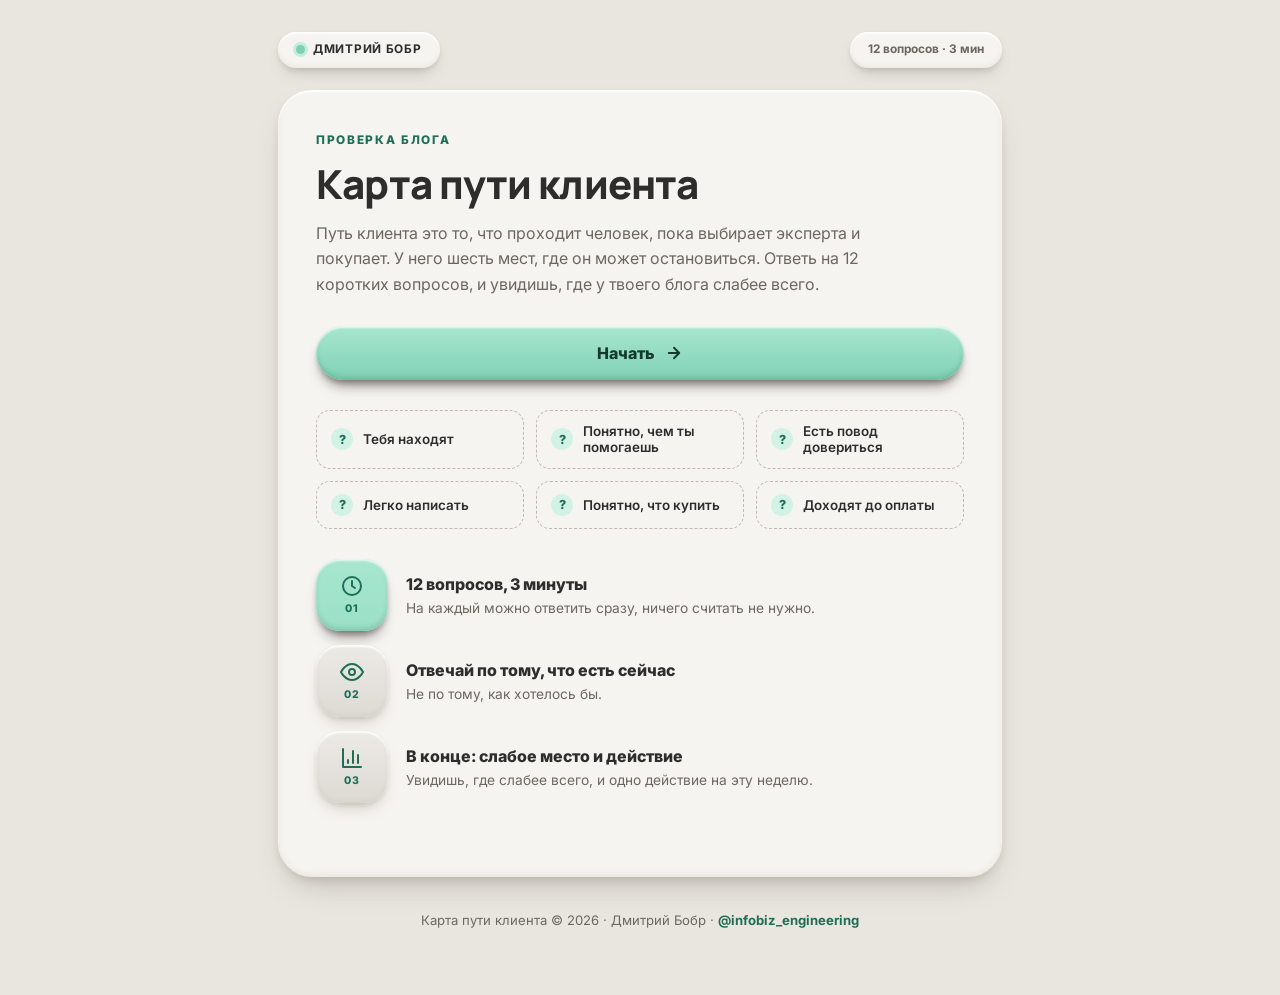
<file: сайт/karta-puti-klienta.html>
<!DOCTYPE html>
<html lang="ru">
<head>
  <meta charset="UTF-8">
  <meta name="viewport" content="width=device-width, initial-scale=1.0">
  <title>Карта пути клиента | Проверка блога за 3 минуты</title>
  <link rel="preconnect" href="https://fonts.googleapis.com">
  <link rel="preconnect" href="https://fonts.gstatic.com" crossorigin>
  <link href="https://fonts.googleapis.com/css2?family=Manrope:wght@600;700;800&family=Inter:wght@400;500;600;700&display=swap" rel="stylesheet">
  <style>
    /* Карта пути клиента: мягкий выпуклый стиль (по референсу «Product UI Styleguide») */
    :root {
      --bg: #E9E6E0;
      --bg-2: #F1EFEA;
      --surface: #F6F4F0;
      --ink: #2E2D2B;
      --muted: #6B6862;
      --faint: #A09C95;
      --line: #D9D6D0;

      --mint: #9BE0C8;
      --mint-2: #7FD1B5;
      --mint-soft: #D3F2E6;
      --mint-deep: #1F6F58;
      --focus: #5FE3BC;

      --gray: #DDDAD4;
      --gray-2: #CBC8C1;

      --yellow: #F3DE8C;
      --yellow-soft: #FAF0C6;
      --yellow-ink: #6E5A0E;

      --rose: #E8473D;
      --rose-soft: #F8DAD7;
      --red-1: #EE6358;
      --red-2: #CF2F26;
      --rose-ink: #B3261E;

      --raise: 0 16px 30px -12px rgba(105,95,80,.38), 0 4px 8px -2px rgba(105,95,80,.16), inset 0 2px 2px rgba(255,255,255,.95), inset 0 -3px 6px rgba(150,140,125,.10);
      --raise-sm: 0 9px 16px -7px rgba(105,95,80,.36), 0 2px 4px rgba(105,95,80,.12), inset 0 2px 2px rgba(255,255,255,.9), inset 0 -2px 4px rgba(150,140,125,.10);
      --inset: inset 0 3px 7px rgba(105,95,80,.22), inset 0 -2px 3px rgba(255,255,255,.85);
      --glow: 0 0 0 4px rgba(95,227,188,.40);
      --shadow-dark: 0 11px 14px -7px rgba(28,26,22,.55), 0 4px 6px -2px rgba(28,26,22,.30), inset 0 2px 2px rgba(255,255,255,.75), inset 0 -3px 5px rgba(20,90,70,.18);
      --shadow-dark-hover: 0 15px 18px -8px rgba(28,26,22,.58), 0 6px 8px -2px rgba(28,26,22,.30), inset 0 2px 2px rgba(255,255,255,.75), inset 0 -3px 5px rgba(20,90,70,.18);
    }

    * { box-sizing: border-box; margin: 0; padding: 0; }

    body {
      font-family: 'Inter', -apple-system, BlinkMacSystemFont, 'Segoe UI', Roboto, sans-serif;
      background: var(--bg);
      color: var(--ink);
      min-height: 100vh;
      display: flex;
      flex-direction: column;
      line-height: 1.5;
      -webkit-font-smoothing: antialiased;
    }

    .container { width: 100%; max-width: 760px; margin: 0 auto; padding: 32px 18px 64px; flex: 1; }

    .header-bar { display: flex; align-items: center; justify-content: space-between; margin-bottom: 22px; gap: 10px; }
    .brand-tag, .meta-tag { display: inline-flex; align-items: center; gap: 8px; padding: 9px 18px; background: var(--surface); border-radius: 999px; box-shadow: var(--raise-sm); font-size: .74rem; font-weight: 700; color: var(--muted); }
    .brand-tag { letter-spacing: .06em; text-transform: uppercase; color: var(--ink); }
    .brand-tag .dot { width: 9px; height: 9px; border-radius: 50%; background: var(--mint-2); box-shadow: 0 0 0 3px rgba(95,227,188,.35); }

    .draft-banner { background: var(--yellow-soft); color: var(--yellow-ink); border-radius: 18px; padding: 11px 18px; font-size: .82rem; font-weight: 700; margin-bottom: 18px; box-shadow: var(--raise-sm); }

    .card { background: var(--surface); border-radius: 34px; box-shadow: var(--raise); padding: 42px 38px; position: relative; }
    @media (max-width: 640px) { .card { padding: 26px 18px; border-radius: 28px; } }

    .fade-in { animation: fadeSlideUp 0.28s cubic-bezier(0.16,1,0.3,1) forwards; }
    @keyframes fadeSlideUp { from { opacity:0; transform:translateY(8px);} to { opacity:1; transform:translateY(0);} }

    .section-label { font-size: .74rem; text-transform: uppercase; letter-spacing: .14em; color: var(--mint-deep); font-weight: 800; margin-bottom: 12px; display: block; }
    .hero-title { font-family: 'Manrope', 'Inter', sans-serif; font-size: 2.5rem; font-weight: 800; letter-spacing: -0.02em; color: var(--ink); line-height: 1.08; margin-bottom: 16px; }
    .hero-subtitle { font-size: 1rem; color: var(--muted); margin-bottom: 28px; line-height: 1.6; max-width: 580px; }

    /* Шесть мест: как чипы Filter из референса */
    .place-grid { display: grid; grid-template-columns: repeat(3,1fr); gap: 12px; margin-bottom: 30px; }
    @media (max-width: 640px) { .place-grid { grid-template-columns: repeat(2,1fr); } }
    .place-chip { display: flex; align-items: center; gap: 10px; background: transparent; color: var(--ink); border: 1.5px dashed #BDB9B1; border-radius: 14px; padding: 12px 14px; font-size: .84rem; font-weight: 600; line-height: 1.25; box-shadow: none; }
    .place-chip::before { content: '?'; width: 22px; height: 22px; border-radius: 50%; background: var(--mint-soft); color: var(--mint-deep); display: inline-flex; align-items: center; justify-content: center; font-size: .78rem; font-weight: 800; flex-shrink: 0; }

    /* Три пункта-подсказки */
    .steps-stack { display: flex; flex-direction: column; gap: 14px; margin-bottom: 32px; }
    .step-row { display: flex; align-items: center; gap: 18px; }
    .step-badge { width: 72px; height: 72px; border-radius: 24px; flex-shrink: 0; display: flex; flex-direction: column; align-items: center; justify-content: center; color: var(--mint-deep); box-shadow: var(--raise-sm); background: linear-gradient(180deg, #ECEAE5, var(--gray)); }
    .step-badge svg { width: 24px; height: 24px; margin-bottom: 3px; stroke: var(--mint-deep); }
    .step-badge .num { font-size: .66rem; font-weight: 800; letter-spacing: .05em; }
    .step-row:nth-child(1) .step-badge { background: linear-gradient(180deg, #A8E6CF, var(--mint)); box-shadow: var(--shadow-dark); }
    .step-text h4 { font-size: 1rem; font-weight: 800; margin-bottom: 3px; color: var(--ink); }
    .step-text p { font-size: .86rem; color: var(--muted); line-height: 1.45; }
    @media (max-width: 480px) { .step-row { align-items: flex-start; } .step-badge { width: 56px; height: 56px; border-radius: 19px; } .step-badge svg { width: 20px; height: 20px; } }

    /* Кнопки */
    .btn-primary { display: inline-flex; align-items: center; justify-content: center; gap: 10px; width: 100%; background: linear-gradient(180deg, #A8E6CF, var(--mint-2)); color: #143A2E; border: none; border-radius: 999px; padding: 17px 26px; font-family: inherit; font-size: 1rem; font-weight: 800; cursor: pointer; box-shadow: var(--shadow-dark); transition: transform .15s ease, box-shadow .15s ease; }
    .btn-primary:hover { transform: translateY(-1px); box-shadow: var(--shadow-dark-hover); }
    .btn-primary:active { transform: scale(0.985); box-shadow: 0 5px 8px -4px rgba(28,26,22,.5), inset 0 2px 2px rgba(255,255,255,.7); }
    .btn-primary:disabled { opacity: .5; cursor: not-allowed; transform: none; }

    .btn-secondary { display: inline-flex; align-items: center; justify-content: center; gap: 8px; background: linear-gradient(180deg, #E8E5E0, var(--gray)); color: var(--muted); border: none; border-radius: 999px; padding: 15px 24px; font-family: inherit; font-size: .92rem; font-weight: 700; cursor: pointer; box-shadow: var(--raise-sm); transition: transform .15s ease; }
    .btn-secondary:hover { color: var(--ink); transform: translateY(-1px); }
    .btn-secondary:active { transform: scale(0.985); }

    .footer-note { text-align: center; margin-top: 34px; font-size: .82rem; color: var(--muted); }
    .footer-note a { color: var(--mint-deep); text-decoration: none; font-weight: 700; }
    .footer-note a:hover { text-decoration: underline; }

    /* Прогресс: тонкая полоса как у Tabs */
    .progress-wrapper { margin-bottom: 26px; }
    .progress-meta { display: flex; justify-content: space-between; font-size: .86rem; font-weight: 700; color: var(--muted); margin-bottom: 10px; }
    .progress-meta .num { color: var(--mint-deep); font-weight: 800; }
    .progress-track { width: 100%; height: 10px; background: var(--gray); border-radius: 999px; overflow: hidden; box-shadow: var(--inset); }
    .progress-fill { height: 100%; background: linear-gradient(90deg, var(--mint), var(--mint-2)); border-radius: 999px; transition: width .4s cubic-bezier(0.34,1.3,0.64,1); }

    .step-header { margin-bottom: 22px; padding-bottom: 16px; border-bottom: 2px solid var(--line); display: flex; align-items: center; gap: 12px; flex-wrap: wrap; }
    .post-badge { background: linear-gradient(180deg, #A8E6CF, var(--mint)); color: #17382E; font-size: .8rem; font-weight: 800; padding: 7px 16px; border-radius: 999px; box-shadow: var(--shadow-dark); }
    .step-header h2 { font-family: 'Manrope', 'Inter', sans-serif; font-size: 1.4rem; font-weight: 800; color: var(--ink); }

    .form-group { margin-bottom: 22px; }
    .form-label { display: block; font-size: .88rem; font-weight: 700; color: var(--ink); margin-bottom: 9px; padding-left: 6px; }
    .text-input { width: 100%; padding: 15px 20px; font-family: inherit; font-size: .98rem; border: 2px solid transparent; border-radius: 999px; background: #E7E4DE; color: var(--ink); box-shadow: var(--inset); transition: box-shadow .15s, border-color .15s; }
    .text-input::placeholder { color: var(--faint); }
    .text-input:focus { outline: none; border-color: var(--focus); box-shadow: var(--inset), var(--glow); background: #EEECE7; }

    /* Вопросы */
    .criterion-card { background: var(--bg-2); border-radius: 28px; padding: 22px 20px 20px; margin-bottom: 18px; box-shadow: var(--raise-sm); transition: box-shadow .2s ease; }
    .criterion-card.is-answered { box-shadow: var(--raise-sm), 0 0 0 3px rgba(127,209,181,.55); }
    .criterion-q { font-size: 1rem; font-weight: 700; color: var(--ink); margin-bottom: 6px; line-height: 1.45; }

    .example-toggle { background: linear-gradient(180deg, #ECEAE5, var(--gray)); border: none; color: var(--mint-deep); font-family: inherit; font-size: .8rem; font-weight: 800; cursor: pointer; padding: 6px 16px; margin: 4px 0 14px; border-radius: 999px; box-shadow: var(--raise-sm); }
    .example-text { font-size: .88rem; color: #111; font-weight: 500; background: #E7E4DE; border-radius: 18px; padding: 12px 16px; margin-bottom: 14px; line-height: 1.5; box-shadow: var(--inset); }

    .answers-row { display: grid; grid-template-columns: repeat(2,1fr); gap: 12px; }
    @media (max-width: 480px) { .answers-row { grid-template-columns: 1fr; gap: 10px; } }
    .answer-btn { display: flex; align-items: center; justify-content: space-between; background: linear-gradient(180deg, #EFEDE8, var(--gray)); border: none; border-radius: 999px; padding: 14px 20px; font-family: inherit; font-size: .9rem; font-weight: 700; color: var(--ink); cursor: pointer; text-align: left; box-shadow: var(--raise-sm); transition: transform .15s ease, box-shadow .15s ease; user-select: none; }
    .answer-btn:hover { transform: translateY(-1px); }
    .answer-btn .btn-indicator { width: 20px; height: 20px; border-radius: 50%; background: #E3E0DA; box-shadow: var(--inset); margin-left: 8px; flex-shrink: 0; display: flex; align-items: center; justify-content: center; font-size: .72rem; font-weight: 800; color: #fff; }
    .answer-btn.selected { background: linear-gradient(180deg, #A8E6CF, var(--mint-2)); color: #143A2E; box-shadow: var(--shadow-dark); }
    .answer-btn.selected .btn-indicator { background: var(--mint-deep); box-shadow: none; }
    .answer-btn.selected .btn-indicator::after { content: '✓'; }

    .actions-bar { display: flex; gap: 12px; margin-top: 28px; }
    .actions-bar .btn-primary { flex: 1; }

    /* Результат */
    .result-hero { text-align: center; padding-bottom: 26px; margin-bottom: 26px; border-bottom: 2px solid var(--line); }
    .result-status-title { font-family: 'Manrope', 'Inter', sans-serif; font-size: 1.6rem; font-weight: 800; color: var(--ink); margin-bottom: 10px; line-height: 1.2; }
    .result-status-desc { font-size: .97rem; color: var(--muted); max-width: 540px; margin: 0 auto; line-height: 1.55; }
    .result-disclaimer { font-size: .78rem; color: var(--faint); margin-top: 12px; }

    .leak-box { background: linear-gradient(180deg, #BDEBD8, var(--mint)); border-radius: 26px; padding: 22px 24px; margin-bottom: 30px; box-shadow: var(--shadow-dark); }
    .leak-badge { display: inline-block; font-size: .7rem; font-weight: 800; text-transform: uppercase; letter-spacing: .08em; color: var(--mint-deep); background: rgba(255,255,255,.65); padding: 5px 14px; border-radius: 999px; margin-bottom: 8px; }
    .leak-desc { font-size: .98rem; color: #17382E; line-height: 1.55; font-weight: 600; }

    .criteria-breakdown { margin-bottom: 30px; }
    .criteria-breakdown h3 { font-family: 'Manrope', 'Inter', sans-serif; font-size: 1.15rem; font-weight: 800; color: var(--ink); margin-bottom: 18px; }
    .crit-bar-row { margin-bottom: 16px; }
    .crit-bar-meta { display: flex; justify-content: space-between; align-items: center; gap: 10px; font-size: .88rem; font-weight: 700; margin-bottom: 7px; }
    .crit-bar-meta span.score { font-variant-numeric: tabular-nums; color: var(--mint-deep); font-weight: 800; }
    .crit-bar-track { width: 100%; height: 12px; background: var(--gray); border-radius: 999px; overflow: hidden; box-shadow: var(--inset); }
    .crit-bar-fill { height: 100%; background: linear-gradient(90deg, var(--mint), var(--mint-2)); border-radius: 999px; transition: width .7s cubic-bezier(0.16,1,0.3,1); }
    .crit-bar-row.mid .crit-bar-fill { background: linear-gradient(90deg, #F7E8A4, var(--yellow)); }
    .crit-bar-row.mid .score { color: var(--yellow-ink); }
    .crit-bar-row.low .crit-bar-fill { background: linear-gradient(90deg, var(--red-1), var(--red-2)); }
    .crit-bar-row.low .score { color: var(--rose-ink); }
    .weak-chip { display: inline-block; margin-left: 8px; background: linear-gradient(180deg, var(--red-1), var(--red-2)); color: #fff; font-size: .68rem; font-weight: 800; padding: 3px 12px; border-radius: 999px; box-shadow: 0 6px 8px -4px rgba(28,26,22,.55), inset 0 1px 1px rgba(255,255,255,.45); vertical-align: middle; }

    /* Блок с услугами: стопка карточек */
    .bridge-card { background: var(--bg-2); border-radius: 30px; padding: 28px 24px; text-align: center; margin-bottom: 36px; margin-top: 8px; box-shadow: var(--raise-sm), 0 10px 0 -5px #E2DFD9, 0 20px 0 -10px #D8D5CE; }
    .bridge-options { list-style: none; padding: 0; margin: 0 0 20px; text-align: left; }
    .bridge-options > li { padding: 18px 20px; background: var(--surface); border-radius: 22px; margin-bottom: 12px; font-size: .9rem; color: var(--muted); line-height: 1.55; box-shadow: var(--raise-sm); }
    .bridge-options .opt-head { display: flex; justify-content: space-between; align-items: baseline; gap: 12px; margin-bottom: 8px; }
    .bridge-options .opt-name { font-weight: 800; font-size: 1rem; color: var(--ink); }
    .bridge-options .opt-price { font-weight: 800; font-size: .88rem; color: var(--mint-deep); white-space: nowrap; background: var(--mint-soft); padding: 4px 12px; border-radius: 999px; }
    .bridge-options .opt-list { list-style: none; padding: 0; margin: 0 0 8px; }
    .bridge-options .opt-list li { position: relative; padding-left: 16px; margin-bottom: 4px; }
    .bridge-options .opt-list li::before { content: ''; position: absolute; left: 0; top: .62em; width: 6px; height: 6px; border-radius: 50%; background: var(--mint-2); }
    .bridge-options .opt-fit { margin: 0; font-size: .88rem; color: var(--ink); }
    .bridge-card h4 { font-family: 'Manrope', 'Inter', sans-serif; font-size: 1.2rem; font-weight: 800; color: var(--ink); margin-bottom: 8px; }
    .bridge-card p { font-size: .9rem; color: var(--muted); margin-bottom: 20px; line-height: 1.55; }

    .btn-instagram { display: flex; align-items: center; justify-content: center; gap: 10px; width: 100%; border-radius: 999px; padding: 17px 24px; font-family: inherit; font-size: 1rem; font-weight: 800; color: #fff; text-decoration: none; text-shadow: 0 1px 2px rgba(60,10,40,.35); background: linear-gradient(45deg, #FEDA75 0%, #FA7E1E 22%, #D62976 52%, #962FBF 78%, #4F5BD5 100%); box-shadow: 0 11px 14px -7px rgba(28,26,22,.55), 0 4px 6px -2px rgba(28,26,22,.30), inset 0 2px 2px rgba(255,255,255,.45), inset 0 -3px 5px rgba(60,10,60,.25); transition: transform .15s ease, box-shadow .15s ease; }
    .btn-instagram:hover { transform: translateY(-1px); box-shadow: 0 15px 18px -8px rgba(28,26,22,.58), 0 6px 8px -2px rgba(28,26,22,.30), inset 0 2px 2px rgba(255,255,255,.45), inset 0 -3px 5px rgba(60,10,60,.25); }
    .btn-instagram:active { transform: scale(0.985); }
    .bridge-card p.ig-note { margin: 22px 0 12px; font-size: .88rem; }
    .result-buttons { display: flex; flex-direction: column; gap: 14px; }

    .hidden { display: none !important; }

    .toast { position: fixed; left: 50%; bottom: 28px; transform: translate(-50%, 12px); background: var(--ink); color: #fff; padding: 14px 24px; border-radius: 999px; font-size: .9rem; font-weight: 700; box-shadow: 0 14px 30px rgba(0,0,0,0.25); opacity: 0; pointer-events: none; transition: all .25s ease; z-index: 50; text-align: center; max-width: 90vw; }
    .toast.show { opacity: 1; transform: translate(-50%, 0); }

    #screen-contact .actions-bar { margin-top: 8px; }

    @media print {
      body { background: #fff; }
      .header-bar, .btn-secondary, .result-buttons, .bridge-card, .draft-banner, #btn-restart, #btn-copy-result, #btn-download-pdf { display: none !important; }
      .card { box-shadow: none; padding: 0; background: #fff; }
      .container { padding: 0; max-width: 100%; }
    }
  </style>
</head>
<body>

  <div class="container">
    <div class="header-bar">
      <div class="brand-tag"><span class="dot"></span><span>Дмитрий Бобр</span></div>
      <div class="meta-tag">12 вопросов · 3 мин</div>
    </div>

    <div class="draft-banner hidden" id="draft-banner">Черновик для просмотра. Ответы и результат никуда не отправляются.</div>

    <div class="card" id="main-card">

      <!-- SCREEN 0: INTRO -->
      <div id="screen-intro" class="fade-in">
        <span class="section-label">Проверка блога</span>
        <h1 class="hero-title">Карта пути клиента</h1>
        <p class="hero-subtitle">Путь клиента это то, что проходит человек, пока выбирает эксперта и покупает. У него шесть мест, где он может остановиться. Ответь на 12 коротких вопросов, и увидишь, где у твоего блога слабее всего.</p>

        <button class="btn-primary" id="btn-start" style="margin-bottom: 30px;">
          <span>Начать</span>
          <svg width="18" height="18" viewBox="0 0 24 24" fill="none" stroke="currentColor" stroke-width="2.5" stroke-linecap="round" stroke-linejoin="round"><path d="M5 12h14M12 5l7 7-7 7"/></svg>
        </button>

        <div class="place-grid">
          <div class="place-chip">Тебя находят</div>
          <div class="place-chip">Понятно, чем ты помогаешь</div>
          <div class="place-chip">Есть повод довериться</div>
          <div class="place-chip">Легко написать</div>
          <div class="place-chip">Понятно, что купить</div>
          <div class="place-chip">Доходят до оплаты</div>
        </div>

        <div class="steps-stack">
          <div class="step-row">
            <div class="step-badge">
              <svg viewBox="0 0 24 24" fill="none" stroke="currentColor" stroke-width="2" stroke-linecap="round" stroke-linejoin="round"><circle cx="12" cy="12" r="9"/><path d="M12 7v5l3 2"/></svg>
              <span class="num">01</span>
            </div>
            <div class="step-text"><h4>12 вопросов, 3 минуты</h4><p>На каждый можно ответить сразу, ничего считать не нужно.</p></div>
          </div>
          <div class="step-row">
            <div class="step-badge">
              <svg viewBox="0 0 24 24" fill="none" stroke="currentColor" stroke-width="2" stroke-linecap="round" stroke-linejoin="round"><path d="M1 12s4-8 11-8 11 8 11 8-4 8-11 8-11-8-11-8z"/><circle cx="12" cy="12" r="3"/></svg>
              <span class="num">02</span>
            </div>
            <div class="step-text"><h4>Отвечай по тому, что есть сейчас</h4><p>Не по тому, как хотелось бы.</p></div>
          </div>
          <div class="step-row">
            <div class="step-badge">
              <svg viewBox="0 0 24 24" fill="none" stroke="currentColor" stroke-width="2" stroke-linecap="round" stroke-linejoin="round"><path d="M3 3v18h18"/><path d="M18 17V9"/><path d="M13 17V5"/><path d="M8 17v-3"/></svg>
              <span class="num">03</span>
            </div>
            <div class="step-text"><h4>В конце: слабое место и действие</h4><p>Увидишь, где слабее всего, и одно действие на эту неделю.</p></div>
          </div>
        </div>

      </div>

      <!-- SCREEN 1-6: WIZARD -->
      <div id="screen-wizard" class="hidden">
        <div class="progress-wrapper">
          <div class="progress-meta">
            <span>Место: <span class="num" id="wiz-curr-step">1</span> из 6</span>
            <span class="num" id="wiz-curr-pct">0%</span>
          </div>
          <div class="progress-track"><div class="progress-fill" id="wiz-progress-fill" style="width: 0%;"></div></div>
        </div>

        <div class="step-header">
          <span class="post-badge" id="wiz-badge">Место 1</span>
          <h2 id="wiz-title-text">Тебя находят</h2>
        </div>

        <div id="questions-container"></div>

        <div class="actions-bar">
          <button class="btn-secondary" id="btn-prev-step">← Назад</button>
          <button class="btn-primary" id="btn-next-step"><span id="btn-next-text">Дальше →</span></button>
        </div>
      </div>

      <!-- SCREEN: BEFORE RESULT -->
      <div id="screen-contact" class="hidden">
        <span class="section-label">Почти готово</span>
        <h1 class="hero-title" style="font-size:2rem;">Результат готов</h1>
        <p class="hero-subtitle">Напиши свой Instagram, чтобы я мог написать тебе по результату.</p>

        <div class="form-group">
          <label class="form-label" for="instagram-input">Твой Instagram</label>
          <input type="text" id="instagram-input" class="text-input" placeholder="@username">
        </div>

        <div class="actions-bar">
          <button class="btn-secondary" id="btn-back-contact">← Назад</button>
          <button class="btn-primary" id="btn-show-result"><span>Показать результат</span></button>
        </div>
      </div>

      <!-- SCREEN: RESULTS -->
      <div id="screen-results" class="hidden">
        <div class="result-hero">
          <span class="section-label" id="res-label">Твой результат</span>
          <h2 class="result-status-title" id="res-title">Расчёт...</h2>
          <p class="result-status-desc" id="res-desc"></p>
          <p class="result-disclaimer">Это наблюдение по твоим ответам, не оценка твоей экспертности. Почему так получилось, по тесту определить нельзя.</p>
        </div>

        <div class="leak-box">
          <span class="leak-badge">На этой неделе</span>
          <p class="leak-desc" id="res-action" style="margin-top:6px;"></p>
        </div>

        <div class="criteria-breakdown">
          <h3>Шесть мест твоего пути</h3>
          <div id="bars-container"></div>
        </div>

        <div class="bridge-card" id="bridge-card">
          <h4>Почему люди останавливаются именно здесь?</h4>
          <p>Тест показывает место, а причину по ответам не угадать. Её находят на консультации.</p>
          <ul class="bridge-options">
            <li>
              <div class="opt-head"><span class="opt-name">Консультация</span><span class="opt-price">150 BYN</span></div>
              <p class="opt-fit" style="margin-bottom:0;">Разбираем твой путь клиента на созвоне. Подойдёт, если хочешь понять, что с ним происходит, и уйти с понятными следующими шагами.</p>
            </li>
            <li id="opt-system">
              <div class="opt-head"><span class="opt-name">Система контента</span><span class="opt-price">800 BYN</span></div>
              <ul class="opt-list">
                <li>Исследования твоей ниши, аудитории и конкурентов</li>
                <li>Контент-план на месяц: от 10 до 15 тем для твоих площадок</li>
                <li>Набор промптов, чтобы дальше выстраивать контент самостоятельно</li>
                <li>Консультация уже внутри</li>
              </ul>
              <p class="opt-fit" style="margin-bottom:0;">Подойдёт, если нужен готовый план: первый месяц у тебя расписан, а дальше ты знаешь, как работать с контентом самостоятельно.</p>
            </li>
          </ul>
          <a href="https://docs.google.com/forms/d/e/1FAIpQLSdcLmS_Oh9KG2ejggivdCOJJdHtJfhRKL95vkcm1EvlU8W1Ug/viewform" target="_blank" class="btn-primary" style="text-decoration:none;">
            <span>Заполнить анкету: 1-2 минуты</span>
            <svg width="18" height="18" viewBox="0 0 24 24" fill="none" stroke="currentColor" stroke-width="2.5" stroke-linecap="round" stroke-linejoin="round"><path d="M5 12h14M12 5l7 7-7 7"/></svg>
          </a>
          <p class="ig-note">Консультация пока не нужна? Подпишись на мой Instagram: там я рассказываю, как эксперту продавать в соцсетях.</p>
          <a href="https://www.instagram.com/dmitry.bobr/" target="_blank" rel="noopener" class="btn-instagram" id="btn-instagram"><svg width="22" height="22" viewBox="0 0 24 24" fill="none" stroke="#fff" stroke-width="2" stroke-linecap="round" stroke-linejoin="round" aria-hidden="true"><rect x="3" y="3" width="18" height="18" rx="5.5"/><circle cx="12" cy="12" r="4.2"/><circle cx="17.2" cy="6.8" r="1" fill="#fff" stroke="none"/></svg><span>Подписаться в Instagram</span></a>
        </div>

        <div class="result-buttons">
          <button class="btn-secondary" id="btn-download-pdf"><span>⬇ Скачать результат в PDF</span></button>
          <button class="btn-secondary" id="btn-copy-result"><span>📋 Скопировать результат</span></button>
          <button class="btn-secondary" id="btn-restart"><span>🔄 Пройти заново</span></button>
        </div>
      </div>

    </div>

    <div class="footer-note">Карта пути клиента © 2026 · Дмитрий Бобр · <a href="https://t.me/infobiz_engineering" target="_blank">@infobiz_engineering</a></div>
  </div>

  <div class="toast" id="toast"></div>

  <script>
    // Черновик: на любом адресе, кроме боевого, ничего не отправляется.
    // Боевые адреса сценариев n8n для этой страницы ещё не созданы (пусто = не отправлять).
    const LOCAL = /^(localhost|127\.0\.0\.1)$/.test(location.hostname) && !/[?&]send=1/.test(location.search);
    const WEBHOOK_URL = LOCAL ? '' : 'https://n8n.169-58-165-201.sslip.io/webhook/kontent-audit';
    const EVENTS_URL = LOCAL ? '' : 'https://n8n.169-58-165-201.sslip.io/webhook/kontent-audit-events';
    if (LOCAL) {
      const b = document.getElementById('draft-banner');
      b.textContent = 'Локальный просмотр. Ответы и результат никуда не отправляются.';
      b.classList.remove('hidden');
    }
    const QS = new URLSearchParams(location.search);
    const UTM_CAMPAIGN = QS.get('utm_campaign') || 'karta_direct';
    const UTM_CONTENT = QS.get('utm_content') || '';

    // Анонимный счётчик действий: без ника и личных данных.
    const track = (function () {
      if (!EVENTS_URL) return function () {};
      let session = '';
      try { session = sessionStorage.getItem('kp_s') || ''; } catch (e) {}
      if (!session) {
        session = Math.random().toString(36).slice(2, 10) + Date.now().toString(36).slice(-4);
        try { sessionStorage.setItem('kp_s', session); } catch (e) {}
      }
      const q = new URLSearchParams(location.search);
      const ua = navigator.userAgent || '';
      const device = /Instagram/i.test(ua) ? 'instagram_app' : (/Mobi|Android|iPhone/i.test(ua) ? 'mobile' : 'desktop');
      const t0 = Date.now();
      const sent = {};
      return function (event, step, once) {
        try {
          if (once && sent[event + ':' + step]) return;
          sent[event + ':' + step] = true;
          fetch(EVENTS_URL, {
            method: 'POST', keepalive: true, headers: { 'Content-Type': 'application/json' },
            body: JSON.stringify({
              event: event, step: step || 0, session: session,
              utm_content: UTM_CONTENT, utm_campaign: UTM_CAMPAIGN,
              device: device, seconds: Math.round((Date.now() - t0) / 1000)
            })
          }).catch(function () {});
        } catch (e) {}
      };
    })();
    let trackScreen = 0; // 0 заставка, 1-6 места, 7 контакты, 8 результат
    track('page_open', 0, true);
    document.addEventListener('visibilitychange', function () { if (document.visibilityState === 'hidden') track('leave', trackScreen); });
    document.addEventListener('click', function (e) {
      try {
        const a = e.target.closest && e.target.closest('a[href*="docs.google.com/forms"]');
        if (a) track('anketa_click', 8);
        const ig = e.target.closest && e.target.closest('a[href*="instagram.com/dmitry.bobr"]');
        if (ig) track('instagram_click', 8);
        const b = e.target.closest && e.target.closest('button');
        if (b && (b.id === 'btn-download-pdf' || b.id === 'btn-copy-result' || b.id === 'btn-restart')) track(b.id, 8);
      } catch (err) {}
    });

    const ANSWERS = [
      { label: 'Да', score: 2 },
      { label: 'Скорее да', score: 1.5 },
      { label: 'Скорее нет', score: 0.5 },
      { label: 'Нет', score: 0 }
    ];

    const PLACES = [
      {
        name: 'Тебя находят',
        weakTitle: 'Слабее всего: тебя пока редко находят новые люди',
        weakName: 'тебя пока редко находят новые люди',
        short: 'тебя пока редко находят новые люди',
        weakDesc: 'По ответам, новых людей из твоих постов, роликов и поиска пока мало.',
        action: 'Возьми вопрос, который тебе чаще всего задают клиенты, и сделай на него один пост или ролик. Назови его так, как этот вопрос задал бы человек в поиске.',
        q: [
          { t: 'За последний месяц к тебе приходили новые люди: из твоих постов и роликов или из поиска?', ex: 'Например: «Твой ролик попался в ленте» или «Тебя нашли в поиске».' },
          { t: 'За последний месяц кто-то написал тебе первым после того, как увидел твой пост или ролик?' }
        ]
      },
      {
        name: 'Понятно, чем ты помогаешь',
        weakTitle: 'Слабее всего: непонятно, чем ты помогаешь',
        weakName: 'непонятно, чем ты помогаешь',
        short: 'из профиля и постов быстро не видно, кому и с чем ты помогаешь',
        weakDesc: 'По ответам, из профиля и постов быстро не видно, кому и с чем ты помогаешь.',
        action: 'Перепиши шапку профиля: кому помогаешь, с чем, что человек получит. Покажи двум людям не из твоей сферы и спроси, что они поняли.',
        q: [
          { t: 'Если открыть твой профиль с телефона, за 5 секунд видно, кому ты помогаешь и с чем?', ex: 'Например: «Помогаю экспертам вести блог, который приводит клиентов». Сразу видно, кому и с чем.' },
          { t: 'Среди последних 10 постов или роликов есть хотя бы один, где прямо названа ситуация, с которой ты помогаешь?', ex: 'Например: пост «Что ответить, если клиент спросил цену и пропал».' }
        ]
      },
      {
        name: 'Есть повод довериться',
        weakTitle: 'Слабее всего: мало поводов довериться',
        weakName: 'мало поводов довериться',
        short: 'в блоге мало видимых примеров твоей работы',
        weakDesc: 'По ответам, в блоге мало видимых примеров твоей работы и того, как ты думаешь.',
        action: 'Опубликуй один разбор реальной ситуации: с чем пришёл человек, что ты предложил, что изменилось. Если нельзя раскрывать, разбери типичную ситуацию без имён.',
        q: [
          { t: 'За последний месяц в блоге была публикация, где показана твоя работа: отзыв, пример, результат или разбор?', ex: 'Подойдёт любое из трёх: отзыв клиента, разбор одного случая или рассказ о том, как проходит твоя работа.' },
          { t: 'В блоге есть материал, из которого видно, как ты думаешь и работаешь: ответ на вопрос, метод, мини-пример?' }
        ]
      },
      {
        name: 'Легко написать',
        weakTitle: 'Слабее всего: человеку непросто начать разговор',
        weakName: 'человеку непросто начать разговор',
        short: 'человеку непросто начать разговор',
        weakDesc: 'По ответам, способ связаться или скорость ответа пока не делают первый шаг лёгким.',
        action: 'В шапку и в следующие три публикации добавь одну фразу: «Есть вопрос: напиши мне в директ». На все новые сообщения отвечай в течение рабочего дня.',
        q: [
          { t: 'В профиле или в последних постах есть понятный способ связаться: кнопка, ссылка или прямой призыв написать?', ex: 'Например: «Напиши «хочу записаться» в директ».' },
          { t: 'На первое сообщение от нового человека ты обычно отвечаешь в течение рабочего дня?' }
        ]
      },
      {
        name: 'Понятно, что купить',
        weakTitle: 'Слабее всего: непонятно, что у тебя можно купить',
        weakName: 'непонятно, что у тебя можно купить',
        short: 'из блога не очень ясно, какие у тебя услуги и как записаться',
        weakDesc: 'По ответам, из блога не очень ясно, какие у тебя услуги и как записаться.',
        action: 'Закрепи один пост или страницу: какие услуги есть, для какой ситуации каждая и как записаться.',
        q: [
          { t: 'В профиле или блоге понятно, какие у тебя услуги и для какой ситуации каждая подходит?' },
          { t: 'Человек может записаться без лишних вопросов: есть ссылка, форма или понятная инструкция?' }
        ]
      },
      {
        name: 'Доходят до оплаты',
        weakTitle: 'Слабее всего: люди пока редко доходят до оплаты',
        weakName: 'люди пока редко доходят до оплаты',
        short: 'обращения пока реже заканчиваются оплатой',
        weakDesc: 'По ответам, обращения пока реже заканчиваются оплатой.',
        action: 'Выпиши всех, кто за последний месяц обсуждал с тобой задачу и не заплатил. Каждому коротко напиши: актуально ли ещё, и предложи один следующий шаг.',
        q: [
          { t: 'За последний месяц хотя бы один человек заплатил тебе после знакомства с блогом или после переписки?' },
          { t: 'Когда человек спрашивает про услугу, у тебя есть готовые ответы: сколько стоит, сколько длится, как оплатить?' }
        ]
      }
    ];

    const OK_RESULT = {
      title: 'Серьёзной слабой точки нет',
      desc: 'По ответам, остановок, которые заметно мешают, сейчас нет. Все шесть мест выглядят рабочими.',
      action: 'Возьми самое низкое из шести мест и подтяни его на один шаг. Это удобно разобрать вместе.'
    };

    const state = {
      step: 1,
      instagram: '',
      scores: PLACES.map(p => p.q.map(() => null))
    };

    const screenIntro = document.getElementById('screen-intro');
    const screenWizard = document.getElementById('screen-wizard');
    const screenContact = document.getElementById('screen-contact');
    const screenResults = document.getElementById('screen-results');
    const qContainer = document.getElementById('questions-container');
    const instagramInput = document.getElementById('instagram-input');

    let toastTimer = null;
    function showToast(msg) {
      const el = document.getElementById('toast');
      el.textContent = msg;
      el.classList.add('show');
      clearTimeout(toastTimer);
      toastTimer = setTimeout(() => el.classList.remove('show'), 2600);
    }
    function esc(s) { return String(s).replace(/[&<>"]/g, c => ({ '&': '&amp;', '<': '&lt;', '>': '&gt;', '"': '&quot;' }[c])); }

    function renderStep(step) {
      state.step = step;
      trackScreen = step;
      track('step', step, true);
      const place = PLACES[step - 1];
      const pct = Math.round((step - 1) / 6 * 100);
      document.getElementById('wiz-curr-step').textContent = step;
      document.getElementById('wiz-curr-pct').textContent = pct + '%';
      document.getElementById('wiz-progress-fill').style.width = pct + '%';
      document.getElementById('wiz-badge').textContent = 'Место ' + step;
      document.getElementById('wiz-title-text').textContent = place.name;

      qContainer.innerHTML = '';
      place.q.forEach((q, qi) => {
        const card = document.createElement('div');
        card.className = 'criterion-card';
        const saved = state.scores[step - 1][qi];
        let html = '<div class="criterion-q">' + esc(q.t) + '</div>';
        if (q.ex) {
          html += '<button type="button" class="example-toggle">Пример</button><div class="example-text hidden">' + esc(q.ex) + '</div>';
        } else {
          html += '<div style="height:10px"></div>';
        }
        html += '<div class="answers-row">' + ANSWERS.map(a =>
          '<button type="button" class="answer-btn" data-score="' + a.score + '"><span>' + a.label + '</span><span class="btn-indicator"></span></button>'
        ).join('') + '</div>';
        card.innerHTML = html;

        const toggle = card.querySelector('.example-toggle');
        if (toggle) {
          toggle.addEventListener('click', () => {
            const ex = card.querySelector('.example-text');
            const open = ex.classList.toggle('hidden') === false;
            toggle.textContent = open ? 'Скрыть пример' : 'Пример';
          });
        }
        const btns = card.querySelectorAll('.answer-btn');
        btns.forEach(btn => {
          if (saved !== null && parseFloat(btn.dataset.score) === saved) { btn.classList.add('selected'); card.classList.add('is-answered'); }
          btn.addEventListener('click', () => {
            btns.forEach(b => b.classList.remove('selected'));
            btn.classList.add('selected');
            card.classList.add('is-answered');
            state.scores[step - 1][qi] = parseFloat(btn.dataset.score);
          });
        });
        qContainer.appendChild(card);
      });

      screenWizard.classList.remove('fade-in'); void screenWizard.offsetWidth; screenWizard.classList.add('fade-in');
      window.scrollTo({ top: 0, behavior: 'smooth' });
    }

    document.getElementById('btn-start').addEventListener('click', () => {
      track('start', 0, true);
      screenIntro.classList.add('hidden');
      screenWizard.classList.remove('hidden');
      renderStep(1);
    });

    document.getElementById('btn-prev-step').addEventListener('click', () => {
      if (state.step > 1) {
        renderStep(state.step - 1);
      } else {
        screenWizard.classList.add('hidden');
        screenIntro.classList.remove('hidden');
        screenIntro.classList.add('fade-in');
        trackScreen = 0;
      }
    });

    document.getElementById('btn-next-step').addEventListener('click', () => {
      if (state.scores[state.step - 1].some(s => s === null)) {
        showToast('Ответь на оба вопроса, чтобы идти дальше.');
        return;
      }
      if (state.step < 6) {
        renderStep(state.step + 1);
      } else {
        trackScreen = 7;
        track('contact_shown', 7, true);
        screenWizard.classList.add('hidden');
        screenContact.classList.remove('hidden');
        screenContact.classList.add('fade-in');
        instagramInput.focus();
        window.scrollTo({ top: 0, behavior: 'smooth' });
      }
    });

    document.getElementById('btn-back-contact').addEventListener('click', () => {
      screenContact.classList.add('hidden');
      screenWizard.classList.remove('hidden');
      renderStep(6);
    });

    function computeResult() {
      const pcts = state.scores.map(arr => Math.round(arr.reduce((s, v) => s + (v || 0), 0) / 4 * 100));
      let minPct = 999;
      pcts.forEach(p => { if (p < minPct) minPct = p; });
      const ok = minPct >= 75;
      // Если несколько мест одинаково слабые, показываем до двух самых ранних по порядку.
      const weak = ok ? [] : pcts.map((p, i) => i).filter(i => pcts[i] === minPct).slice(0, 2);
      return { pcts, minPct, weak, ok };
    }

    document.getElementById('btn-show-result').addEventListener('click', () => {
      const ig = instagramInput.value.trim();
      if (!ig) {
        showToast('Напиши свой Instagram, чтобы увидеть результат.');
        instagramInput.focus();
        return;
      }
      state.instagram = ig;
      showResults();
    });

    function showResults() {
      trackScreen = 8;
      track('results_shown', 8, true);
      screenContact.classList.add('hidden');
      screenResults.classList.remove('hidden');
      screenResults.classList.add('fade-in');

      const r = computeResult();
      const titleEl = document.getElementById('res-title');
      const descEl = document.getElementById('res-desc');
      const actionEl = document.getElementById('res-action');
      if (r.ok) {
        titleEl.textContent = OK_RESULT.title;
        descEl.textContent = OK_RESULT.desc;
        actionEl.textContent = OK_RESULT.action;
      } else if (r.weak.length === 1) {
        const w = PLACES[r.weak[0]];
        titleEl.textContent = w.weakTitle;
        descEl.textContent = w.weakDesc;
        actionEl.textContent = w.action;
      } else {
        const a = PLACES[r.weak[0]], b = PLACES[r.weak[1]];
        titleEl.textContent = 'Слабее всего два места: «' + a.weakName + '» и «' + b.weakName + '»';
        descEl.textContent = 'По ответам: ' + a.short + '; ' + b.short + '.';
        actionEl.innerHTML = '<b>Сначала:</b> ' + esc(a.action) + '<br><br><b>Потом:</b> ' + esc(b.action);
      }

      const bars = document.getElementById('bars-container');
      bars.innerHTML = '';
      PLACES.forEach((p, i) => {
        const weak = r.weak.includes(i);
        const row = document.createElement('div');
        const tone = r.pcts[i] >= 75 ? 'ok' : (r.pcts[i] >= 45 ? 'mid' : 'low');
        row.className = 'crit-bar-row ' + tone + (weak ? ' is-weak' : '');
        row.innerHTML = '<div class="crit-bar-meta"><span class="name">' + esc(p.name) + (weak ? '<span class="weak-chip">слабее всего</span>' : '') + '</span><span class="score">' + r.pcts[i] + '%</span></div>' +
          '<div class="crit-bar-track"><div class="crit-bar-fill" style="width:0%"></div></div>';
        bars.appendChild(row);
        requestAnimationFrame(() => requestAnimationFrame(() => { row.querySelector('.crit-bar-fill').style.width = r.pcts[i] + '%'; }));
      });

      // Система контента показывается, только если первое слабое место 1, 2 или 3.
      document.getElementById('opt-system').classList.toggle('hidden', r.ok || r.weak[0] > 2);

      sendResultsWebhook({
        instagram: state.instagram,
        weakPlace: r.ok ? null : r.weak.map(i => PLACES[i].name).join(' + '),
        percents: PLACES.reduce((acc, p, i) => { acc[p.name] = r.pcts[i]; return acc; }, {}),
        utm_campaign: UTM_CAMPAIGN,
        utm_content: UTM_CONTENT,
        submittedAt: new Date().toISOString()
      });
      window.scrollTo({ top: 0, behavior: 'smooth' });
    }

    function sendResultsWebhook(payload) {
      if (!WEBHOOK_URL) return;
      fetch(WEBHOOK_URL, {
        method: 'POST',
        headers: { 'Content-Type': 'application/json' },
        body: JSON.stringify({ source: 'Карта пути клиента', ...payload })
      }).catch(err => console.warn('Не удалось отправить результат:', err));
    }

    document.getElementById('btn-restart').addEventListener('click', () => {
      state.step = 1; state.instagram = '';
      state.scores = PLACES.map(p => p.q.map(() => null));
      instagramInput.value = '';
      screenResults.classList.add('hidden');
      screenIntro.classList.remove('hidden');
      screenIntro.classList.add('fade-in');
      trackScreen = 0;
      window.scrollTo({ top: 0, behavior: 'smooth' });
    });

    function buildReportText() {
      const r = computeResult();
      let text = '📍 КАРТА ПУТИ КЛИЕНТА\n━━━━━━━━━━━━━━━━━━━━━━\n';
      text += r.ok ? OK_RESULT.title + '\n' : (r.weak.length === 1 ? PLACES[r.weak[0]].weakTitle : 'Слабее всего два места: ' + r.weak.map(i => PLACES[i].weakName).join(' и ')) + '\n';
      text += '\nШесть мест пути:\n';
      PLACES.forEach((p, i) => { text += (i + 1) + '. ' + p.name + ': ' + r.pcts[i] + '%\n'; });
      text += '\nНа этой неделе: ' + (r.ok ? OK_RESULT.action : r.weak.map(i => PLACES[i].action).join(' Потом: '));
      text += '\n\nКарта пути клиента · @infobiz_engineering';
      return text;
    }

    document.getElementById('btn-copy-result').addEventListener('click', () => {
      navigator.clipboard.writeText(buildReportText()).then(() => {
        showToast('Результат скопирован в буфер обмена');
      }).catch(() => {
        showToast('Не удалось скопировать автоматически, сделай скриншот');
      });
    });

    document.getElementById('btn-download-pdf').addEventListener('click', () => { window.print(); });
  </script>
</body>

</html>
</file>
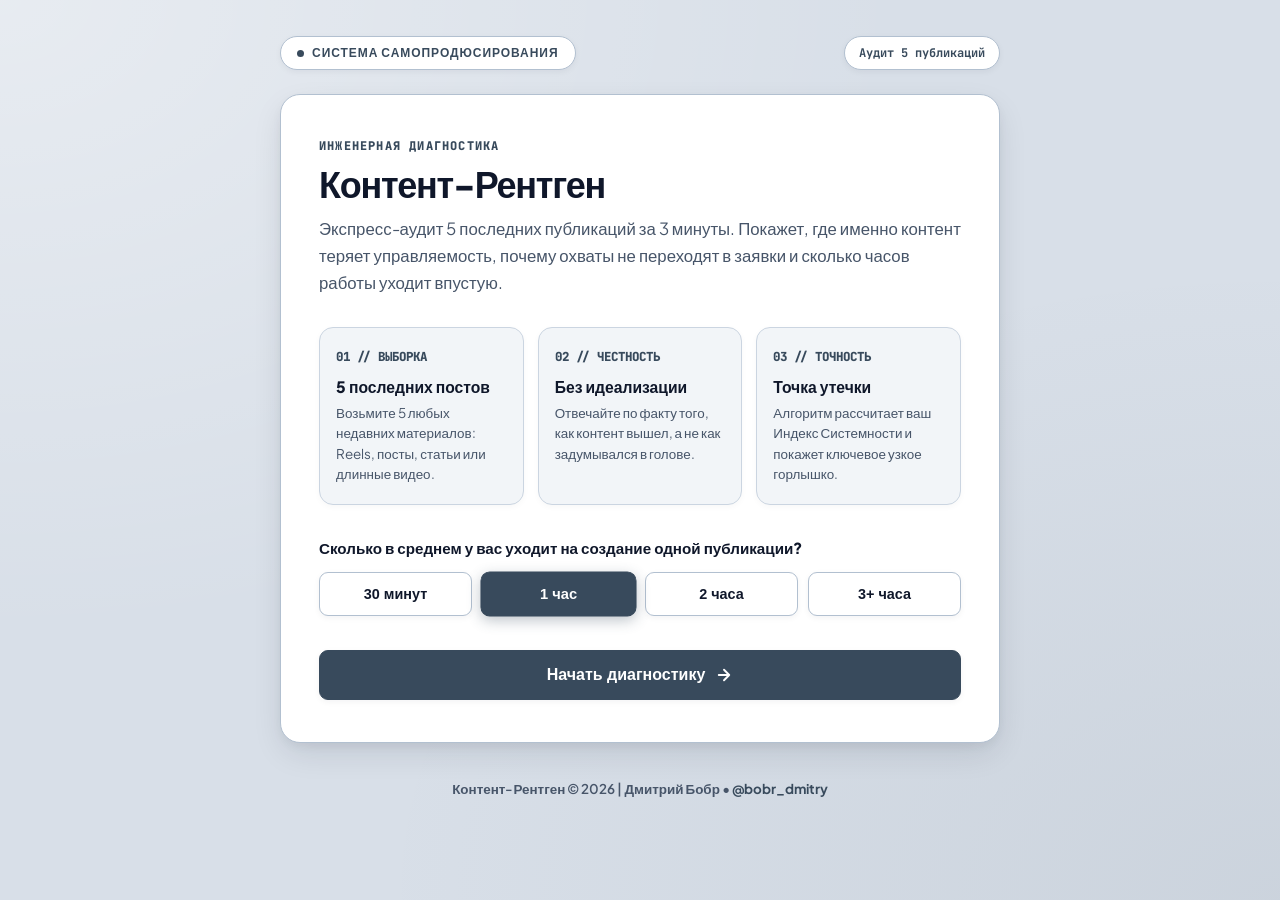
<file: сайт/rentgen.html>
<!DOCTYPE html>
<html lang="ru">
<head>
  <meta charset="UTF-8">
  <meta name="viewport" content="width=device-width, initial-scale=1.0">
  <title>Контент-Рентген | Экспресс-аудит 5 публикаций</title>
  <link rel="preconnect" href="https://fonts.googleapis.com">
  <link rel="preconnect" href="https://fonts.gstatic.com" crossorigin>
  <link href="https://fonts.googleapis.com/css2?family=Plus+Jakarta+Sans:wght@400;500;600;700;800&family=JetBrains+Mono:wght@500;600;700&display=swap" rel="stylesheet">
  <style>
    :root {
      /* Высококонтрастная светлая палитра (Cool Slate & Crisp White) */
      --bg-base: #D8DFE8;
      --bg-surface: #FFFFFF;
      --bg-surface-subtle: #F2F5F8;
      --bg-surface-muted: #E8EEF4;
      --bg-active: #D1DBE5;
      
      --border-subtle: #CBD5E1;
      --border-medium: #B2C0D0;
      --border-focus: #3A4B5D;

      --text-main: #0F172A;
      --text-muted: #475569;
      --text-light: #64748B;
      
      --accent-primary: #384A5C;
      --accent-primary-hover: #263340;
      --accent-dark: #1E2833;
      --accent-light: #E9EFF5;
      --accent-pill: #DCE5EE;
      
      --status-success-bg: #E8F7ED;
      --status-success-text: #166534;
      --status-success-border: #A7F3D0;

      --status-warning-bg: #FFF7ED;
      --status-warning-text: #9A3412;
      --status-warning-border: #FED7AA;

      --status-danger-bg: #FEF2F2;
      --status-danger-text: #991B1B;
      --status-danger-border: #FECACA;

      --radius-sm: 9px;
      --radius-md: 14px;
      --radius-lg: 20px;
      --radius-pill: 9999px;
      
      --shadow-sm: 0 2px 6px rgba(15, 23, 42, 0.05);
      --shadow-md: 0 12px 32px -4px rgba(15, 23, 42, 0.12), 0 4px 12px -2px rgba(15, 23, 42, 0.06);
      --shadow-lg: 0 20px 45px -8px rgba(15, 23, 42, 0.16), 0 8px 18px rgba(15, 23, 42, 0.06);
    }

    * {
      box-sizing: border-box;
      margin: 0;
      padding: 0;
    }

    body {
      font-family: 'Plus Jakarta Sans', -apple-system, BlinkMacSystemFont, 'Segoe UI', Roboto, sans-serif;
      background-color: var(--bg-base);
      background-image: 
        radial-gradient(at 0% 0%, rgba(255, 255, 255, 0.4) 0px, transparent 50%),
        radial-gradient(at 100% 100%, rgba(56, 74, 92, 0.08) 0px, transparent 50%);
      color: var(--text-main);
      min-height: 100vh;
      display: flex;
      flex-direction: column;
      line-height: 1.5;
      -webkit-font-smoothing: antialiased;
    }

    .container {
      width: 100%;
      max-width: 760px;
      margin: 0 auto;
      padding: 36px 20px 64px;
      flex: 1;
    }

    /* Top Brand & Header */
    .header-bar {
      display: flex;
      align-items: center;
      justify-content: space-between;
      margin-bottom: 24px;
    }

    .brand-tag {
      display: inline-flex;
      align-items: center;
      gap: 8px;
      padding: 7px 16px;
      background: var(--bg-surface);
      border: 1.5px solid var(--border-medium);
      border-radius: var(--radius-pill);
      font-size: 0.75rem;
      font-weight: 700;
      letter-spacing: 0.08em;
      text-transform: uppercase;
      color: var(--accent-primary);
      box-shadow: var(--shadow-sm);
    }

    .brand-tag .dot {
      width: 7px;
      height: 7px;
      border-radius: 50%;
      background: var(--accent-primary);
    }

    .meta-tag {
      font-family: 'JetBrains Mono', monospace;
      font-size: 0.75rem;
      font-weight: 700;
      color: var(--accent-primary);
      background: #FFFFFF;
      padding: 7px 14px;
      border-radius: var(--radius-pill);
      border: 1.5px solid var(--border-medium);
      box-shadow: var(--shadow-sm);
    }

    /* Main Card */
    .card {
      background: var(--bg-surface);
      border-radius: var(--radius-lg);
      border: 1.5px solid var(--border-medium);
      box-shadow: var(--shadow-md);
      padding: 42px 38px;
      transition: all 0.25s ease;
      position: relative;
    }

    @media (max-width: 640px) {
      .card {
        padding: 24px 18px;
        border-radius: var(--radius-md);
      }
    }

    /* Анимации переключения экранов */
    .fade-in {
      animation: fadeSlideUp 0.28s cubic-bezier(0.16, 1, 0.3, 1) forwards;
    }

    @keyframes fadeSlideUp {
      from {
        opacity: 0;
        transform: translateY(8px);
      }
      to {
        opacity: 1;
        transform: translateY(0);
      }
    }

    /* Typography */
    .hero-title {
      font-size: 2.25rem;
      font-weight: 800;
      letter-spacing: -0.035em;
      color: var(--text-main);
      line-height: 1.15;
      margin-bottom: 12px;
    }

    .hero-subtitle {
      font-size: 1.05rem;
      color: var(--text-muted);
      margin-bottom: 30px;
      line-height: 1.6;
    }

    .section-label {
      font-family: 'JetBrains Mono', monospace;
      font-size: 0.75rem;
      text-transform: uppercase;
      letter-spacing: 0.1em;
      color: var(--accent-primary);
      font-weight: 800;
      margin-bottom: 8px;
      display: block;
    }

    /* Progress Bar */
    .progress-wrapper {
      margin-bottom: 32px;
    }

    .progress-meta {
      display: flex;
      justify-content: space-between;
      align-items: center;
      margin-bottom: 8px;
      font-size: 0.88rem;
      font-weight: 700;
      color: var(--text-muted);
    }

    .progress-meta span.num {
      font-family: 'JetBrains Mono', monospace;
      color: var(--accent-primary);
      font-weight: 800;
    }

    .progress-track {
      width: 100%;
      height: 8px;
      background: var(--bg-surface-muted);
      border: 1px solid var(--border-subtle);
      border-radius: var(--radius-pill);
      overflow: hidden;
    }

    .progress-fill {
      height: 100%;
      background: linear-gradient(90deg, var(--accent-primary), #4A6278);
      border-radius: var(--radius-pill);
      transition: width 0.4s cubic-bezier(0.34, 1.3, 0.64, 1);
    }

    /* Rules Grid */
    .rules-grid {
      display: grid;
      grid-template-columns: repeat(3, 1fr);
      gap: 14px;
      margin-bottom: 32px;
    }

    @media (max-width: 640px) {
      .rules-grid {
        grid-template-columns: 1fr;
        gap: 12px;
      }
    }

    .rule-item {
      background: var(--bg-surface-subtle);
      border: 1.5px solid var(--border-subtle);
      border-radius: var(--radius-md);
      padding: 20px 16px;
      box-shadow: 0 2px 6px rgba(15, 23, 42, 0.03);
      transition: transform 0.2s ease, border-color 0.2s ease;
    }

    .rule-item:hover {
      border-color: var(--border-medium);
      transform: translateY(-2px);
    }

    .rule-item .rule-num {
      font-family: 'JetBrains Mono', monospace;
      font-size: 0.78rem;
      font-weight: 800;
      color: var(--accent-primary);
      margin-bottom: 8px;
      display: block;
    }

    .rule-item h4 {
      font-size: 0.98rem;
      font-weight: 800;
      margin-bottom: 5px;
      color: var(--text-main);
    }

    .rule-item p {
      font-size: 0.84rem;
      color: var(--text-muted);
      line-height: 1.5;
    }

    /* Time selector */
    .time-selector-label {
      font-size: 0.95rem;
      font-weight: 800;
      color: var(--text-main);
      margin-bottom: 12px;
      display: block;
    }

    .pill-options-grid {
      display: grid;
      grid-template-columns: repeat(4, 1fr);
      gap: 10px;
      margin-bottom: 34px;
    }

    @media (max-width: 640px) {
      .pill-options-grid {
        grid-template-columns: repeat(2, 1fr);
      }
    }

    .time-btn {
      background: #FFFFFF;
      border: 1.5px solid var(--border-medium);
      border-radius: var(--radius-sm);
      padding: 13px 10px;
      font-size: 0.9rem;
      font-weight: 700;
      color: var(--text-main);
      cursor: pointer;
      text-align: center;
      box-shadow: var(--shadow-sm);
      transition: all 0.2s cubic-bezier(0.16, 1, 0.3, 1);
      user-select: none;
    }

    .time-btn:hover {
      border-color: var(--accent-primary);
      background: var(--bg-surface-subtle);
      transform: translateY(-1px);
    }

    .time-btn:active {
      transform: scale(0.97);
    }

    .time-btn.active {
      background: var(--accent-primary);
      border-color: var(--accent-primary);
      color: #FFFFFF;
      box-shadow: 0 4px 14px rgba(56, 74, 92, 0.32);
      transform: scale(1.02);
      animation: popSelect 0.22s cubic-bezier(0.16, 1, 0.3, 1);
    }

    @keyframes popSelect {
      0% { transform: scale(0.96); }
      50% { transform: scale(1.03); }
      100% { transform: scale(1.02); }
    }

    /* Buttons */
    .btn-primary {
      display: inline-flex;
      align-items: center;
      justify-content: center;
      gap: 10px;
      width: 100%;
      background: var(--accent-primary);
      color: #FFFFFF;
      border: 1.5px solid var(--accent-primary);
      border-radius: var(--radius-sm);
      padding: 15px 24px;
      font-size: 1rem;
      font-weight: 800;
      cursor: pointer;
      transition: all 0.2s cubic-bezier(0.16, 1, 0.3, 1);
      box-shadow: var(--shadow-sm);
    }

    .btn-primary:hover {
      background: var(--accent-primary-hover);
      border-color: var(--accent-primary-hover);
      transform: translateY(-1px);
      box-shadow: var(--shadow-md);
    }

    .btn-primary:active {
      transform: scale(0.98);
    }

    .btn-secondary {
      display: inline-flex;
      align-items: center;
      justify-content: center;
      gap: 8px;
      background: #FFFFFF;
      color: var(--text-muted);
      border: 1.5px solid var(--border-medium);
      border-radius: var(--radius-sm);
      padding: 14px 20px;
      font-size: 0.95rem;
      font-weight: 700;
      cursor: pointer;
      transition: all 0.2s cubic-bezier(0.16, 1, 0.3, 1);
      box-shadow: var(--shadow-sm);
    }

    .btn-secondary:hover {
      background: var(--bg-surface-subtle);
      color: var(--text-main);
      border-color: var(--border-focus);
      transform: translateY(-1px);
    }

    .btn-secondary:active {
      transform: scale(0.98);
    }

    /* Wizard Step Header */
    .step-header {
      margin-bottom: 24px;
      padding-bottom: 18px;
      border-bottom: 1.5px solid var(--border-subtle);
    }

    .step-header h2 {
      font-size: 1.45rem;
      font-weight: 800;
      letter-spacing: -0.02em;
      color: var(--text-main);
      display: flex;
      align-items: center;
      gap: 12px;
    }

    .post-badge {
      font-family: 'JetBrains Mono', monospace;
      background: var(--bg-surface-subtle);
      color: var(--accent-primary);
      font-size: 0.82rem;
      font-weight: 800;
      padding: 5px 12px;
      border-radius: var(--radius-pill);
      border: 1.5px solid var(--border-medium);
    }

    .form-group {
      margin-bottom: 26px;
    }

    .form-label {
      display: block;
      font-size: 0.9rem;
      font-weight: 800;
      color: var(--text-main);
      margin-bottom: 8px;
    }

    .text-input {
      width: 100%;
      padding: 13px 16px;
      font-family: inherit;
      font-size: 0.95rem;
      border: 1.5px solid var(--border-medium);
      border-radius: var(--radius-sm);
      background: var(--bg-surface-subtle);
      color: var(--text-main);
      transition: all 0.2s;
    }

    .text-input:focus {
      outline: none;
      background: #FFFFFF;
      border-color: var(--accent-primary);
      box-shadow: 0 0 0 3px rgba(56, 74, 92, 0.15);
    }

    /* Criteria Cards */
    .criterion-card {
      background: var(--bg-surface-subtle);
      border: 1.5px solid var(--border-subtle);
      border-radius: var(--radius-md);
      padding: 20px;
      margin-bottom: 18px;
      box-shadow: 0 2px 8px rgba(15, 23, 42, 0.03);
      transition: all 0.2s cubic-bezier(0.16, 1, 0.3, 1);
    }

    .criterion-card:hover {
      border-color: var(--border-medium);
    }

    .criterion-card.is-answered {
      border-color: var(--accent-primary);
      background: #FFFFFF;
    }

    .criterion-title-wrap {
      display: flex;
      justify-content: space-between;
      align-items: flex-start;
      margin-bottom: 6px;
    }

    .criterion-title {
      font-size: 1.05rem;
      font-weight: 800;
      color: var(--text-main);
    }

    .criterion-help {
      font-size: 0.88rem;
      color: var(--text-muted);
      margin-bottom: 16px;
      line-height: 1.5;
    }

    /* ПЛОТНАЯ СЕТКА: 2 столбца по 2 ответа (как в оригинале) */
    .answers-row {
      display: grid;
      grid-template-columns: repeat(2, 1fr);
      gap: 10px;
    }

    @media (max-width: 480px) {
      .answers-row {
        grid-template-columns: 1fr;
        gap: 8px;
      }
    }

    .answer-btn {
      display: flex;
      align-items: center;
      justify-content: space-between;
      background: #FFFFFF;
      border: 1.5px solid var(--border-medium);
      border-radius: var(--radius-sm);
      padding: 13px 16px;
      font-size: 0.9rem;
      font-weight: 700;
      color: var(--text-main);
      cursor: pointer;
      text-align: left;
      box-shadow: 0 1px 3px rgba(15, 23, 42, 0.04);
      transition: all 0.2s cubic-bezier(0.16, 1, 0.3, 1);
      user-select: none;
    }

    .answer-btn:hover {
      border-color: var(--accent-primary);
      background: var(--bg-surface-subtle);
      transform: translateY(-1px);
    }

    .answer-btn:active {
      transform: scale(0.98);
    }

    .answer-btn .btn-indicator {
      width: 14px;
      height: 14px;
      border-radius: 50%;
      border: 2px solid var(--border-medium);
      margin-left: 8px;
      flex-shrink: 0;
      transition: all 0.2s ease;
    }

    .answer-btn.selected {
      background: var(--accent-primary);
      border-color: var(--accent-primary);
      color: #FFFFFF;
      box-shadow: 0 4px 14px rgba(56, 74, 92, 0.3);
      transform: translateY(-1px);
      animation: popAnswer 0.22s cubic-bezier(0.16, 1, 0.3, 1);
    }

    .answer-btn.selected .btn-indicator {
      border-color: #FFFFFF;
      background: #FFFFFF;
      box-shadow: inset 0 0 0 2px var(--accent-primary);
    }

    @keyframes popAnswer {
      0% { transform: scale(0.97); }
      50% { transform: scale(1.02); }
      100% { transform: scale(1); }
    }

    .actions-bar {
      display: flex;
      gap: 12px;
      margin-top: 32px;
    }

    /* Results Dashboard */
    .result-hero {
      text-align: center;
      padding: 36px 20px 32px;
      border-bottom: 1.5px solid var(--border-subtle);
      margin-bottom: 32px;
    }

    .result-score-circle {
      display: inline-flex;
      flex-direction: column;
      align-items: center;
      justify-content: center;
      width: 144px;
      height: 144px;
      border-radius: 50%;
      background: #FFFFFF;
      border: 4px solid var(--accent-primary);
      margin-bottom: 18px;
      box-shadow: var(--shadow-md);
      animation: scorePulse 0.4s cubic-bezier(0.16, 1, 0.3, 1);
    }

    @keyframes scorePulse {
      0% { transform: scale(0.85); opacity: 0; }
      100% { transform: scale(1); opacity: 1; }
    }

    .result-score-val {
      font-family: 'JetBrains Mono', monospace;
      font-size: 2.9rem;
      font-weight: 800;
      line-height: 1;
      color: var(--accent-primary);
    }

    .result-score-max {
      font-size: 0.82rem;
      font-weight: 800;
      color: var(--text-light);
      text-transform: uppercase;
      letter-spacing: 0.06em;
      margin-top: 4px;
    }

    .result-status-title {
      font-size: 1.5rem;
      font-weight: 800;
      color: var(--text-main);
      margin-bottom: 8px;
    }

    .result-status-desc {
      font-size: 0.98rem;
      color: var(--text-muted);
      max-width: 560px;
      margin: 0 auto;
      line-height: 1.55;
    }

    /* Stat Cards */
    .stat-cards-grid {
      display: grid;
      grid-template-columns: repeat(2, 1fr);
      gap: 16px;
      margin-bottom: 32px;
    }

    @media (max-width: 640px) {
      .stat-cards-grid {
        grid-template-columns: 1fr;
      }
    }

    .stat-card {
      background: var(--bg-surface-subtle);
      border: 1.5px solid var(--border-subtle);
      border-radius: var(--radius-md);
      padding: 22px;
      display: flex;
      flex-direction: column;
      justify-content: space-between;
      box-shadow: 0 2px 6px rgba(15, 23, 42, 0.03);
    }

    .stat-card-label {
      font-size: 0.82rem;
      font-weight: 800;
      color: var(--text-muted);
      text-transform: uppercase;
      letter-spacing: 0.06em;
      margin-bottom: 10px;
    }

    .stat-card-val {
      font-family: 'JetBrains Mono', monospace;
      font-size: 2rem;
      font-weight: 800;
      color: var(--text-main);
    }

    .stat-card-val.danger {
      color: var(--status-danger-text);
    }

    .stat-card-sub {
      font-size: 0.82rem;
      color: var(--text-light);
      margin-top: 4px;
      font-weight: 600;
    }

    /* Leak Point Box */
    .leak-box {
      background: #FFFFFF;
      border: 1.5px solid var(--border-medium);
      border-left: 6px solid var(--status-danger-text);
      border-radius: var(--radius-md);
      padding: 24px 26px;
      margin-bottom: 32px;
      box-shadow: var(--shadow-sm);
    }

    .leak-badge {
      display: inline-block;
      font-family: 'JetBrains Mono', monospace;
      font-size: 0.74rem;
      font-weight: 800;
      text-transform: uppercase;
      letter-spacing: 0.08em;
      color: var(--status-danger-text);
      background: var(--status-danger-bg);
      border: 1px solid var(--status-danger-border);
      padding: 4px 12px;
      border-radius: var(--radius-pill);
      margin-bottom: 12px;
    }

    .leak-title {
      font-size: 1.2rem;
      font-weight: 800;
      color: var(--text-main);
      margin-bottom: 8px;
    }

    .leak-desc {
      font-size: 0.94rem;
      color: var(--text-muted);
      line-height: 1.55;
    }

    /* Criteria Breakdown */
    .criteria-breakdown {
      margin-bottom: 36px;
    }

    .criteria-breakdown h3 {
      font-size: 1.2rem;
      font-weight: 800;
      color: var(--text-main);
      margin-bottom: 18px;
    }

    .crit-bar-row {
      margin-bottom: 16px;
    }

    .crit-bar-meta {
      display: flex;
      justify-content: space-between;
      font-size: 0.9rem;
      font-weight: 700;
      margin-bottom: 6px;
    }

    .crit-bar-meta span.name {
      color: var(--text-main);
    }

    .crit-bar-meta span.score {
      font-family: 'JetBrains Mono', monospace;
      color: var(--accent-primary);
      font-weight: 800;
    }

    .crit-bar-track {
      width: 100%;
      height: 9px;
      background: var(--bg-surface-muted);
      border: 1px solid var(--border-subtle);
      border-radius: var(--radius-pill);
      overflow: hidden;
    }

    .crit-bar-fill {
      height: 100%;
      background: linear-gradient(90deg, var(--accent-primary), #4A6278);
      border-radius: var(--radius-pill);
      transition: width 0.7s cubic-bezier(0.16, 1, 0.3, 1);
    }

    /* Posts Table */
    .posts-summary-list {
      margin-bottom: 36px;
    }

    .post-summary-card {
      display: flex;
      justify-content: space-between;
      align-items: center;
      padding: 16px 20px;
      background: var(--bg-surface-subtle);
      border: 1.5px solid var(--border-subtle);
      border-radius: var(--radius-sm);
      margin-bottom: 10px;
      box-shadow: 0 1px 3px rgba(15, 23, 42, 0.03);
    }

    .post-summary-info h5 {
      font-size: 0.95rem;
      font-weight: 800;
      color: var(--text-main);
    }

    .post-summary-info p {
      font-size: 0.8rem;
      color: var(--text-light);
      font-weight: 600;
    }

    .post-summary-badge {
      font-family: 'JetBrains Mono', monospace;
      font-size: 0.84rem;
      font-weight: 800;
      padding: 5px 14px;
      border-radius: var(--radius-pill);
    }

    .post-summary-badge.good {
      background: var(--status-success-bg);
      color: var(--status-success-text);
      border: 1.5px solid var(--status-success-border);
    }

    .post-summary-badge.medium {
      background: var(--status-warning-bg);
      color: var(--status-warning-text);
      border: 1.5px solid var(--status-warning-border);
    }

    .post-summary-badge.poor {
      background: var(--status-danger-bg);
      color: var(--status-danger-text);
      border: 1.5px solid var(--status-danger-border);
    }

    /* Bridge / CTA */
    .bridge-card {
      background: var(--bg-surface-subtle);
      border: 1.5px solid var(--border-medium);
      border-radius: var(--radius-md);
      padding: 30px;
      text-align: center;
      box-shadow: var(--shadow-sm);
      margin-bottom: 24px;
    }

    .bridge-card h4 {
      font-size: 1.25rem;
      font-weight: 800;
      color: var(--text-main);
      margin-bottom: 8px;
    }

    .bridge-card p {
      font-size: 0.94rem;
      color: var(--text-muted);
      margin-bottom: 22px;
      line-height: 1.55;
    }

    .result-buttons {
      display: flex;
      flex-direction: column;
      gap: 12px;
    }

    .footer-note {
      text-align: center;
      margin-top: 36px;
      font-size: 0.84rem;
      color: var(--text-muted);
      font-weight: 600;
    }

    .footer-note a {
      color: var(--accent-primary);
      text-decoration: none;
      font-weight: 700;
    }

    .footer-note a:hover {
      text-decoration: underline;
    }

    .hidden {
      display: none !important;
    }
  </style>
</head>
<body>

  <div class="container">
    <!-- Top Header -->
    <div class="header-bar">
      <div class="brand-tag">
        <span class="dot"></span>
        <span>Система Самопродюсирования</span>
      </div>
      <div class="meta-tag">
        <span>Аудит 5 публикаций</span>
      </div>
    </div>

    <!-- MAIN CARD -->
    <div class="card" id="main-card">
      
      <!-- SCREEN 0: INTRO -->
      <div id="screen-intro" class="fade-in">
        <span class="section-label">Инженерная диагностика</span>
        <h1 class="hero-title">Контент-Рентген</h1>
        <p class="hero-subtitle">
          Экспресс-аудит 5 последних публикаций за 3 минуты. Покажет, где именно контент теряет управляемость, почему охваты не переходят в заявки и сколько часов работы уходит впустую.
        </p>

        <div class="rules-grid">
          <div class="rule-item">
            <span class="rule-num">01 // ВЫБОРКА</span>
            <h4>5 последних постов</h4>
            <p>Возьмите 5 любых недавних материалов: Reels, посты, статьи или длинные видео.</p>
          </div>
          <div class="rule-item">
            <span class="rule-num">02 // ЧЕСТНОСТЬ</span>
            <h4>Без идеализации</h4>
            <p>Отвечайте по факту того, как контент вышел, а не как задумывался в голове.</p>
          </div>
          <div class="rule-item">
            <span class="rule-num">03 // ТОЧНОСТЬ</span>
            <h4>Точка утечки</h4>
            <p>Алгоритм рассчитает ваш Индекс Системности и покажет ключевое узкое горлышко.</p>
          </div>
        </div>

        <span class="time-selector-label">Сколько в среднем у вас уходит на создание одной публикации?</span>
        <div class="pill-options-grid" id="time-options">
          <button class="time-btn" data-hours="0.5">30 минут</button>
          <button class="time-btn active" data-hours="1.0">1 час</button>
          <button class="time-btn" data-hours="2.0">2 часа</button>
          <button class="time-btn" data-hours="3.5">3+ часа</button>
        </div>

        <button class="btn-primary" id="btn-start">
          <span>Начать диагностику</span>
          <svg width="18" height="18" viewBox="0 0 24 24" fill="none" stroke="currentColor" stroke-width="2.5" stroke-linecap="round" stroke-linejoin="round"><path d="M5 12h14M12 5l7 7-7 7"/></svg>
        </button>
      </div>

      <!-- SCREEN 1-5: POST EVALUATION WIZARD -->
      <div id="screen-wizard" class="hidden">
        <div class="progress-wrapper">
          <div class="progress-meta">
            <span>Диагностика публикации: <span class="num" id="wiz-curr-step">1</span> из 5</span>
            <span class="num" id="wiz-curr-pct">20%</span>
          </div>
          <div class="progress-track">
            <div class="progress-fill" id="wiz-progress-fill" style="width: 20%;"></div>
          </div>
        </div>

        <div class="step-header">
          <h2>
            <span class="post-badge" id="wiz-badge">Пост #1</span>
            <span id="wiz-title-text">Оценка публикации</span>
          </h2>
        </div>

        <div class="form-group">
          <label class="form-label" for="post-title-input">Тема или формат публикации (для себя):</label>
          <input type="text" id="post-title-input" class="text-input" placeholder="Например: Reels про ошибки в воронках, пост про оффер...">
        </div>

        <!-- Criterion 1 -->
        <div class="criterion-card" data-crit="0">
          <div class="criterion-title-wrap">
            <div class="criterion-title">1. Задача контента</div>
          </div>
          <div class="criterion-help">Была ли у публикации конкретная цель: привлечь внимание, усилить доверие, прогреть к офферу или дать заявку?</div>
          <div class="answers-row">
            <button class="answer-btn" data-score="2.0">
              <span>Да, точно</span>
              <span class="btn-indicator"></span>
            </button>
            <button class="answer-btn" data-score="1.5">
              <span>Скорее да</span>
              <span class="btn-indicator"></span>
            </button>
            <button class="answer-btn" data-score="0.5">
              <span>Скорее нет</span>
              <span class="btn-indicator"></span>
            </button>
            <button class="answer-btn" data-score="0.0">
              <span>Нет</span>
              <span class="btn-indicator"></span>
            </button>
          </div>
        </div>

        <!-- Criterion 2 -->
        <div class="criterion-card" data-crit="1">
          <div class="criterion-title-wrap">
            <div class="criterion-title">2. Связь с продуктом</div>
          </div>
          <div class="criterion-help">Связана ли тема с тем, что вы продаёте? Раскрывает ли твёрдую экспертность, проблему клиента или контекст продукта?</div>
          <div class="answers-row">
            <button class="answer-btn" data-score="2.0">
              <span>Да, точно</span>
              <span class="btn-indicator"></span>
            </button>
            <button class="answer-btn" data-score="1.5">
              <span>Скорее да</span>
              <span class="btn-indicator"></span>
            </button>
            <button class="answer-btn" data-score="0.5">
              <span>Скорее нет</span>
              <span class="btn-indicator"></span>
            </button>
            <button class="answer-btn" data-score="0.0">
              <span>Нет</span>
              <span class="btn-indicator"></span>
            </button>
          </div>
        </div>

        <!-- Criterion 3 -->
        <div class="criterion-card" data-crit="2">
          <div class="criterion-title-wrap">
            <div class="criterion-title">3. Сильный смысл</div>
          </div>
          <div class="criterion-help">Была ли в публикации одна чёткая мысль, которую читатель унёс с собой? (не каша из советов, а один завершённый вывод)</div>
          <div class="answers-row">
            <button class="answer-btn" data-score="2.0">
              <span>Да, точно</span>
              <span class="btn-indicator"></span>
            </button>
            <button class="answer-btn" data-score="1.5">
              <span>Скорее да</span>
              <span class="btn-indicator"></span>
            </button>
            <button class="answer-btn" data-score="0.5">
              <span>Скорее нет</span>
              <span class="btn-indicator"></span>
            </button>
            <button class="answer-btn" data-score="0.0">
              <span>Нет</span>
              <span class="btn-indicator"></span>
            </button>
          </div>
        </div>

        <!-- Criterion 4 -->
        <div class="criterion-card" data-crit="3">
          <div class="criterion-title-wrap">
            <div class="criterion-title">4. Логика и путь</div>
          </div>
          <div class="criterion-help">Является ли публикация частью общей цепочки? Продолжает ли она логику блога и ведёт ли к следующему понятному шагу?</div>
          <div class="answers-row">
            <button class="answer-btn" data-score="2.0">
              <span>Да, точно</span>
              <span class="btn-indicator"></span>
            </button>
            <button class="answer-btn" data-score="1.5">
              <span>Скорее да</span>
              <span class="btn-indicator"></span>
            </button>
            <button class="answer-btn" data-score="0.5">
              <span>Скорее нет</span>
              <span class="btn-indicator"></span>
            </button>
            <button class="answer-btn" data-score="0.0">
              <span>Нет</span>
              <span class="btn-indicator"></span>
            </button>
          </div>
        </div>

        <!-- Criterion 5 -->
        <div class="criterion-card" data-crit="4">
          <div class="criterion-title-wrap">
            <div class="criterion-title">5. Измеримый результат</div>
          </div>
          <div class="criterion-help">Можете ли вы назвать конкретный отклик: сохранения, переходы в Telegram/воронку, реакции в Direct или заявки?</div>
          <div class="answers-row">
            <button class="answer-btn" data-score="2.0">
              <span>Да, точно</span>
              <span class="btn-indicator"></span>
            </button>
            <button class="answer-btn" data-score="1.5">
              <span>Скорее да</span>
              <span class="btn-indicator"></span>
            </button>
            <button class="answer-btn" data-score="0.5">
              <span>Скорее нет</span>
              <span class="btn-indicator"></span>
            </button>
            <button class="answer-btn" data-score="0.0">
              <span>Нет</span>
              <span class="btn-indicator"></span>
            </button>
          </div>
        </div>

        <div class="actions-bar">
          <button class="btn-secondary" id="btn-prev-step">← Назад</button>
          <button class="btn-primary" id="btn-next-step">
            <span id="btn-next-text">К публикации #2 →</span>
          </button>
        </div>
      </div>

      <!-- SCREEN 6: RESULTS -->
      <div id="screen-results" class="hidden">
        <div class="result-hero">
          <div class="result-score-circle">
            <span class="result-score-val" id="res-index-val">0</span>
            <span class="result-score-max">из 100</span>
          </div>
          <h2 class="result-status-title" id="res-status-title">Расчёт...</h2>
          <p class="result-status-desc" id="res-status-desc">Описание...</p>
        </div>

        <!-- 2 Stat Cards -->
        <div class="stat-cards-grid">
          <div class="stat-card">
            <div class="stat-card-label">Слабые публикации</div>
            <div class="stat-card-val danger" id="res-weak-count">0 / 5</div>
            <div class="stat-card-sub">Набрали менее 4.5 из 10 баллов</div>
          </div>
          <div class="stat-card">
            <div class="stat-card-label">Потрачено впустую</div>
            <div class="stat-card-val danger" id="res-lost-hours">0 ч</div>
            <div class="stat-card-sub">Время на производство слабого контента</div>
          </div>
        </div>

        <!-- Leak Box -->
        <div class="leak-box">
          <span class="leak-badge">ГЛАВНАЯ ТОЧКА УТЕЧКИ</span>
          <h3 class="leak-title" id="res-leak-title">Загрузка...</h3>
          <p class="leak-desc" id="res-leak-desc">Анализ уязвимости системы контента...</p>
        </div>

        <!-- Criteria Breakdown -->
        <div class="criteria-breakdown">
          <h3>Показатели по 5 критериям системы</h3>
          
          <div class="crit-bar-row">
            <div class="crit-bar-meta">
              <span class="name">1. Задача контента</span>
              <span class="score" id="crit-val-0">0%</span>
            </div>
            <div class="crit-bar-track"><div class="crit-bar-fill" id="crit-bar-0" style="width: 0%;"></div></div>
          </div>

          <div class="crit-bar-row">
            <div class="crit-bar-meta">
              <span class="name">2. Связь с продуктом</span>
              <span class="score" id="crit-val-1">0%</span>
            </div>
            <div class="crit-bar-track"><div class="crit-bar-fill" id="crit-bar-1" style="width: 0%;"></div></div>
          </div>

          <div class="crit-bar-row">
            <div class="crit-bar-meta">
              <span class="name">3. Сильный смысл</span>
              <span class="score" id="crit-val-2">0%</span>
            </div>
            <div class="crit-bar-track"><div class="crit-bar-fill" id="crit-bar-2" style="width: 0%;"></div></div>
          </div>

          <div class="crit-bar-row">
            <div class="crit-bar-meta">
              <span class="name">4. Логика и путь</span>
              <span class="score" id="crit-val-3">0%</span>
            </div>
            <div class="crit-bar-track"><div class="crit-bar-fill" id="crit-bar-3" style="width: 0%;"></div></div>
          </div>

          <div class="crit-bar-row">
            <div class="crit-bar-meta">
              <span class="name">5. Измеримый результат</span>
              <span class="score" id="crit-val-4">0%</span>
            </div>
            <div class="crit-bar-track"><div class="crit-bar-fill" id="crit-bar-4" style="width: 0%;"></div></div>
          </div>
        </div>

        <!-- Detailed Posts Breakdown -->
        <div class="posts-summary-list">
          <h3 style="font-size: 1.2rem; font-weight: 800; color: var(--text-main); margin-bottom: 16px;">Оценка публикаций</h3>
          <div id="posts-cards-container"></div>
        </div>

        <!-- Bridge CTA -->
        <div class="bridge-card">
          <h4>Как устранить выявленные утечки?</h4>
          <p>
            В блоге Дмитрия Бобра мы строим контент как предсказуемую инженерную связку: без выгорания, хаотичных постов и работы «в пустоту». Переходите в Telegram, чтобы забрать готовые шаблоны и дорожную карту.
          </p>
          <a href="https://t.me/bobr_dmitry" target="_blank" class="btn-primary" style="text-decoration: none;">
            <span>Перейти в Telegram-канал Дмитрия Бобра</span>
            <svg width="18" height="18" viewBox="0 0 24 24" fill="none" stroke="currentColor" stroke-width="2.5" stroke-linecap="round" stroke-linejoin="round"><path d="M5 12h14M12 5l7 7-7 7"/></svg>
          </a>
        </div>

        <!-- Result Buttons -->
        <div class="result-buttons">
          <button class="btn-secondary" id="btn-copy-result">
            <span>📋 Скопировать отчёт в буфер</span>
          </button>
          <button class="btn-secondary" id="btn-restart">
            <span>🔄 Пройти заново</span>
          </button>
        </div>

      </div>

    </div>

    <div class="footer-note">
      Контент-Рентген © 2026 | Дмитрий Бобр • <a href="https://t.me/bobr_dmitry" target="_blank">@bobr_dmitry</a>
    </div>
  </div>

  <script>
    const state = {
      hoursPerPost: 1.0,
      currentStep: 1,
      posts: [
        { title: '', scores: [null, null, null, null, null] },
        { title: '', scores: [null, null, null, null, null] },
        { title: '', scores: [null, null, null, null, null] },
        { title: '', scores: [null, null, null, null, null] },
        { title: '', scores: [null, null, null, null, null] }
      ]
    };

    const criteriaNames = [
      'Задача контента',
      'Связь с продуктом',
      'Сильный смысл',
      'Логика и путь',
      'Измеримый результат'
    ];

    const leakDiagnostics = [
      {
        title: 'Контент создаётся по инерции, без чёткой целевой роли',
        desc: 'Публикации выходят ради самого факта («нужно что-то выложить»). Без конкретной роли в прогреве каждое действие превращается в случайную лотерею.'
      },
      {
        title: 'Контент оторван от продуктов и монетизации',
        desc: 'Охваты могут быть, но они не ведут к покупкам. Аудитория потребляет ваши материалы как бесплатные советы, не осознавая ценность вашего платного решения.'
      },
      {
        title: 'Размытые смыслы и информационный шум',
        desc: 'В публикациях даётся слишком много разрозненных мыслей или общих фраз. Читатель не может сформулировать одной фразой, какой твёрдый вывод он сделал.'
      },
      {
        title: 'Разрыв пользовательского пути (нет мостика)',
        desc: 'Публикации живут как изолированные острова. Человек посмотрел материал, но не понимает, куда идти дальше — нет навигации и логического продолжения.'
      },
      {
        title: 'Отсутствие фиксации измеримого результата',
        desc: 'Вы вкладываете часы в производство, но не замыкаете цикл аналитикой и конверсией. Материал не аккумулирует активы: ни переходов, ни заявок, ни сохранений.'
      }
    ];

    const screenIntro = document.getElementById('screen-intro');
    const screenWizard = document.getElementById('screen-wizard');
    const screenResults = document.getElementById('screen-results');

    const btnStart = document.getElementById('btn-start');
    const timeButtons = document.querySelectorAll('#time-options .time-btn');

    const wizCurrStep = document.getElementById('wiz-curr-step');
    const wizCurrPct = document.getElementById('wiz-curr-pct');
    const wizProgressFill = document.getElementById('wiz-progress-fill');
    const wizBadge = document.getElementById('wiz-badge');
    const postTitleInput = document.getElementById('post-title-input');
    const btnPrevStep = document.getElementById('btn-prev-step');
    const btnNextStep = document.getElementById('btn-next-step');
    const btnNextText = document.getElementById('btn-next-text');

    timeButtons.forEach(btn => {
      btn.addEventListener('click', () => {
        timeButtons.forEach(b => b.classList.remove('active'));
        btn.classList.add('active');
        state.hoursPerPost = parseFloat(btn.dataset.hours);
      });
    });

    btnStart.addEventListener('click', () => {
      screenIntro.classList.add('hidden');
      screenWizard.classList.remove('hidden');
      renderWizardStep(1);
    });

    document.querySelectorAll('.criterion-card').forEach(card => {
      const critIdx = parseInt(card.dataset.crit);
      const btns = card.querySelectorAll('.answer-btn');
      btns.forEach(btn => {
        btn.addEventListener('click', () => {
          btns.forEach(b => b.classList.remove('selected'));
          btn.classList.add('selected');
          card.classList.add('is-answered');
          const score = parseFloat(btn.dataset.score);
          state.posts[state.currentStep - 1].scores[critIdx] = score;
        });
      });
    });

    function renderWizardStep(step) {
      state.currentStep = step;
      wizCurrStep.textContent = step;
      const pct = (step * 20);
      wizCurrPct.textContent = pct + '%';
      wizProgressFill.style.width = pct + '%';
      wizBadge.textContent = 'Пост #' + step;

      // Add smooth transition effect to wizard
      screenWizard.classList.remove('fade-in');
      void screenWizard.offsetWidth; // Trigger reflow
      screenWizard.classList.add('fade-in');

      const currentPost = state.posts[step - 1];
      postTitleInput.value = currentPost.title || '';

      document.querySelectorAll('.criterion-card').forEach(card => {
        const critIdx = parseInt(card.dataset.crit);
        const btns = card.querySelectorAll('.answer-btn');
        btns.forEach(b => b.classList.remove('selected'));
        const savedScore = currentPost.scores[critIdx];
        if (savedScore !== null) {
          card.classList.add('is-answered');
          btns.forEach(b => {
            if (parseFloat(b.dataset.score) === savedScore) {
              b.classList.add('selected');
            }
          });
        } else {
          card.classList.remove('is-answered');
        }
      });

      if (step === 1) {
        btnPrevStep.classList.add('hidden');
      } else {
        btnPrevStep.classList.remove('hidden');
      }

      if (step === 5) {
        btnNextText.textContent = 'Получить результат рентгена →';
      } else {
        btnNextText.textContent = 'К публикации #' + (step + 1) + ' →';
      }

      window.scrollTo({ top: 0, behavior: 'smooth' });
    }

    btnPrevStep.addEventListener('click', () => {
      saveCurrentStepData();
      if (state.currentStep > 1) {
        renderWizardStep(state.currentStep - 1);
      }
    });

    btnNextStep.addEventListener('click', () => {
      saveCurrentStepData();

      const currentScores = state.posts[state.currentStep - 1].scores;
      const unanswered = currentScores.findIndex(s => s === null);
      if (unanswered !== -1) {
        alert('Пожалуйста, ответьте на все 5 вопросов для этой публикации.');
        return;
      }

      if (state.currentStep < 5) {
        renderWizardStep(state.currentStep + 1);
      } else {
        calculateAndShowResults();
      }
    });

    function saveCurrentStepData() {
      const idx = state.currentStep - 1;
      const val = postTitleInput.value.trim();
      state.posts[idx].title = val || ('Публикация #' + state.currentStep);
    }

    function calculateAndShowResults() {
      screenWizard.classList.add('hidden');
      screenResults.classList.remove('hidden');
      screenResults.classList.add('fade-in');

      const postTotals = state.posts.map(p => {
        return p.scores.reduce((sum, val) => sum + (val || 0), 0);
      });

      const grandTotal = postTotals.reduce((sum, v) => sum + v, 0);
      const systemIndex = Math.round((grandTotal / 50) * 100);

      const weakPostsCount = postTotals.filter(score => score < 4.5).length;
      const wastedHours = (weakPostsCount * state.hoursPerPost).toFixed(1).replace('.0', '');

      const criteriaSums = [0, 0, 0, 0, 0];
      state.posts.forEach(p => {
        p.scores.forEach((score, idx) => {
          criteriaSums[idx] += (score || 0);
        });
      });
      const criteriaPcts = criteriaSums.map(s => Math.round((s / 10) * 100));

      let minPct = 999;
      let minIdx = 0;
      criteriaPcts.forEach((pct, idx) => {
        if (pct < minPct) {
          minPct = pct;
          minIdx = idx;
        }
      });

      document.getElementById('res-index-val').textContent = systemIndex;

      const statusTitle = document.getElementById('res-status-title');
      const statusDesc = document.getElementById('res-status-desc');

      if (systemIndex >= 85) {
        statusTitle.textContent = 'Системный конвейер';
        statusDesc.textContent = 'Ваш контент работает как слаженная инженерная система. Минимальные потери энергии, твёрдые смыслы и чёткая связь с продуктом.';
      } else if (systemIndex >= 60) {
        statusTitle.textContent = 'Рабочая база с утечками';
        statusDesc.textContent = 'Основа заложена хорошо, но ключевые узлы дают сбой: часть публикаций уходит «в молоко», не конвертируя интерес зрителей в заявки.';
      } else if (systemIndex >= 40) {
        statusTitle.textContent = 'Высокая зона риска';
        statusDesc.textContent = 'Контент держится на энтузиазме. Более половины усилий тратятся впустую из-за разорванной логики и отсутствия сквозного маршрута.';
      } else {
        statusTitle.textContent = 'Хаотичный контент';
        statusDesc.textContent = 'Публикации выходят бессистемно. Высокие затраты времени при околонулевой конверсии в подписчиков и продажи.';
      }

      document.getElementById('res-weak-count').textContent = weakPostsCount + ' из 5';
      document.getElementById('res-lost-hours').textContent = wastedHours + ' ч';

      document.getElementById('res-leak-title').textContent = criteriaNames[minIdx] + ' (' + minPct + '%)';
      document.getElementById('res-leak-desc').textContent = leakDiagnostics[minIdx].desc;

      criteriaPcts.forEach((pct, idx) => {
        document.getElementById('crit-val-' + idx).textContent = pct + '%';
        document.getElementById('crit-bar-' + idx).style.width = pct + '%';
      });

      const container = document.getElementById('posts-cards-container');
      container.innerHTML = '';
      state.posts.forEach((p, idx) => {
        const score = postTotals[idx];
        let badgeClass = 'good';
        let badgeText = score.toFixed(1) + ' / 10 • Твёрдо';
        if (score < 4.5) {
          badgeClass = 'poor';
          badgeText = score.toFixed(1) + ' / 10 • В трубу';
        } else if (score < 7.0) {
          badgeClass = 'medium';
          badgeText = score.toFixed(1) + ' / 10 • Требует усиления';
        }

        const card = document.createElement('div');
        card.className = 'post-summary-card';
        card.innerHTML = `
          <div class="post-summary-info">
            <h5>#${idx + 1}. ${p.title}</h5>
            <p>Эффективность публикации</p>
          </div>
          <div class="post-summary-badge ${badgeClass}">${badgeText}</div>
        `;
        container.appendChild(card);
      });

      window.scrollTo({ top: 0, behavior: 'smooth' });
    }

    document.getElementById('btn-restart').addEventListener('click', () => {
      state.currentStep = 1;
      state.posts = [
        { title: '', scores: [null, null, null, null, null] },
        { title: '', scores: [null, null, null, null, null] },
        { title: '', scores: [null, null, null, null, null] },
        { title: '', scores: [null, null, null, null, null] },
        { title: '', scores: [null, null, null, null, null] }
      ];
      screenResults.classList.add('hidden');
      screenIntro.classList.remove('hidden');
      screenIntro.classList.add('fade-in');
      window.scrollTo({ top: 0, behavior: 'smooth' });
    });

    document.getElementById('btn-copy-result').addEventListener('click', () => {
      const postTotals = state.posts.map(p => p.scores.reduce((sum, val) => sum + (val || 0), 0));
      const grandTotal = postTotals.reduce((sum, v) => sum + v, 0);
      const systemIndex = Math.round((grandTotal / 50) * 100);
      const weakPostsCount = postTotals.filter(s => s < 4.5).length;
      const wastedHours = (weakPostsCount * state.hoursPerPost).toFixed(1).replace('.0', '');

      let text = '📊 РЕЗУЛЬТАТЫ КОНТЕНТ-РЕНТГЕНА\n';
      text += '━━━━━━━━━━━━━━━━━━━━━━\n';
      text += 'Индекс системности: ' + systemIndex + ' / 100\n';
      text += 'Слабых публикаций: ' + weakPostsCount + ' из 5\n';
      text += 'Слито часов работы: ' + wastedHours + ' ч\n\n';
      text += 'Разбор по публикациям:\n';
      state.posts.forEach((p, idx) => {
        text += (idx + 1) + '. ' + p.title + ': ' + postTotals[idx].toFixed(1) + '/10\n';
      });
      text += '\nПройти аудит: Контент-Рентген Дмитрия Бобра (@bobr_dmitry)';

      navigator.clipboard.writeText(text).then(() => {
        alert('Результаты скопированы в буфер обмена!');
      }).catch(() => {
        alert('Не удалось скопировать автоматически. Сделайте скриншот экрана.');
      });
    });

  </script>
</body>
</html>
</file>
